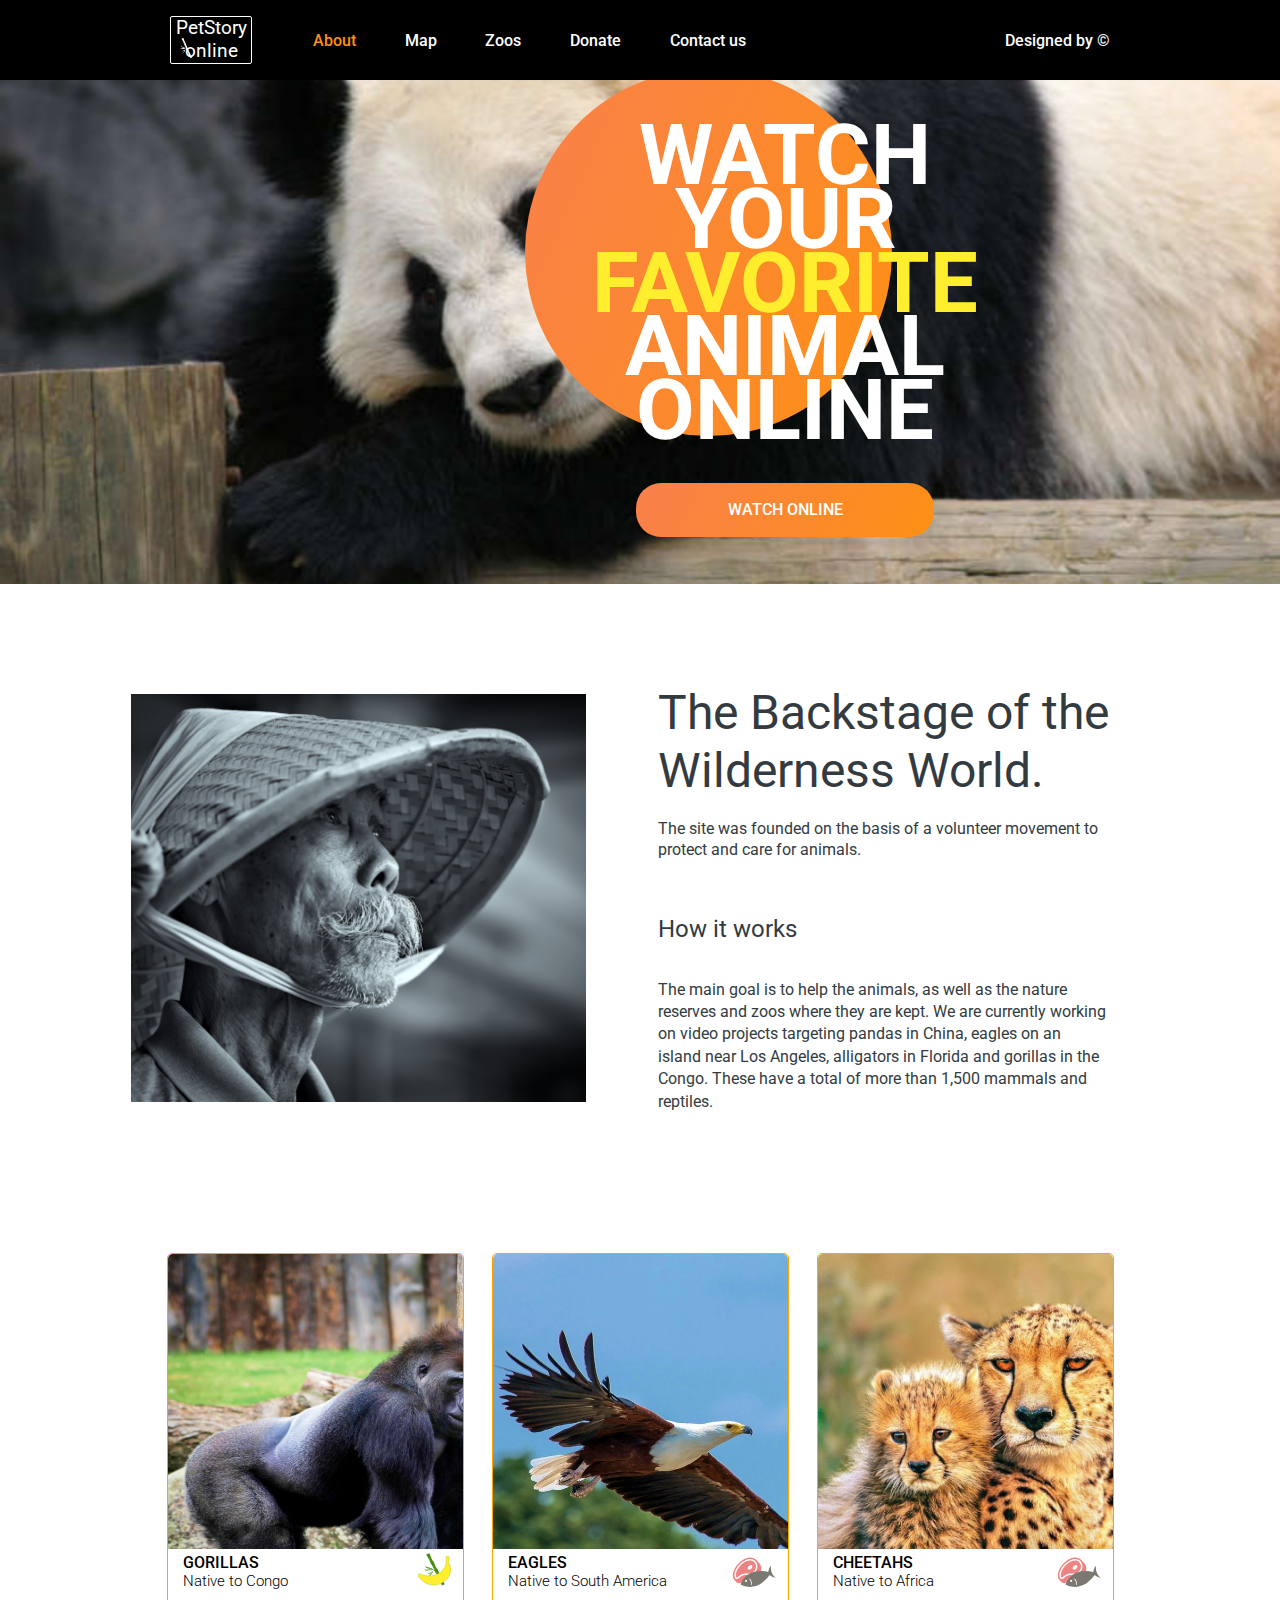
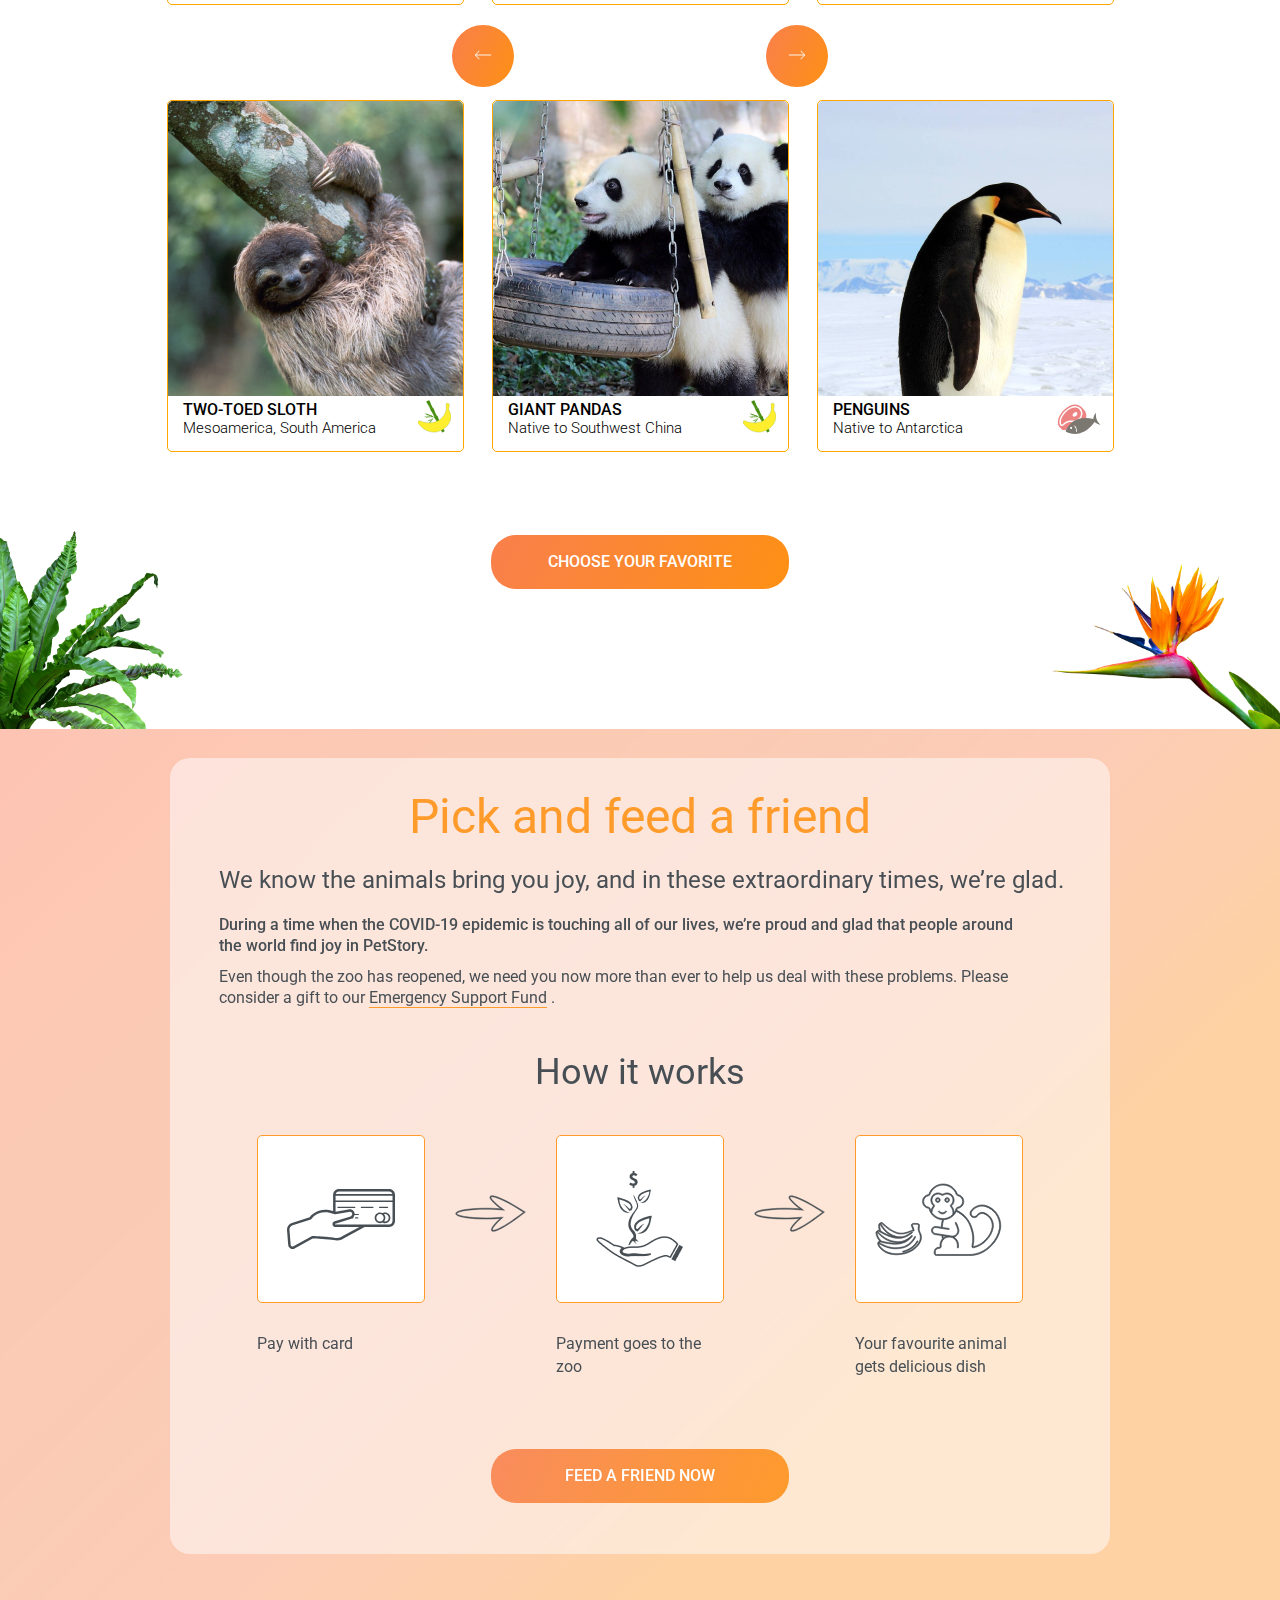
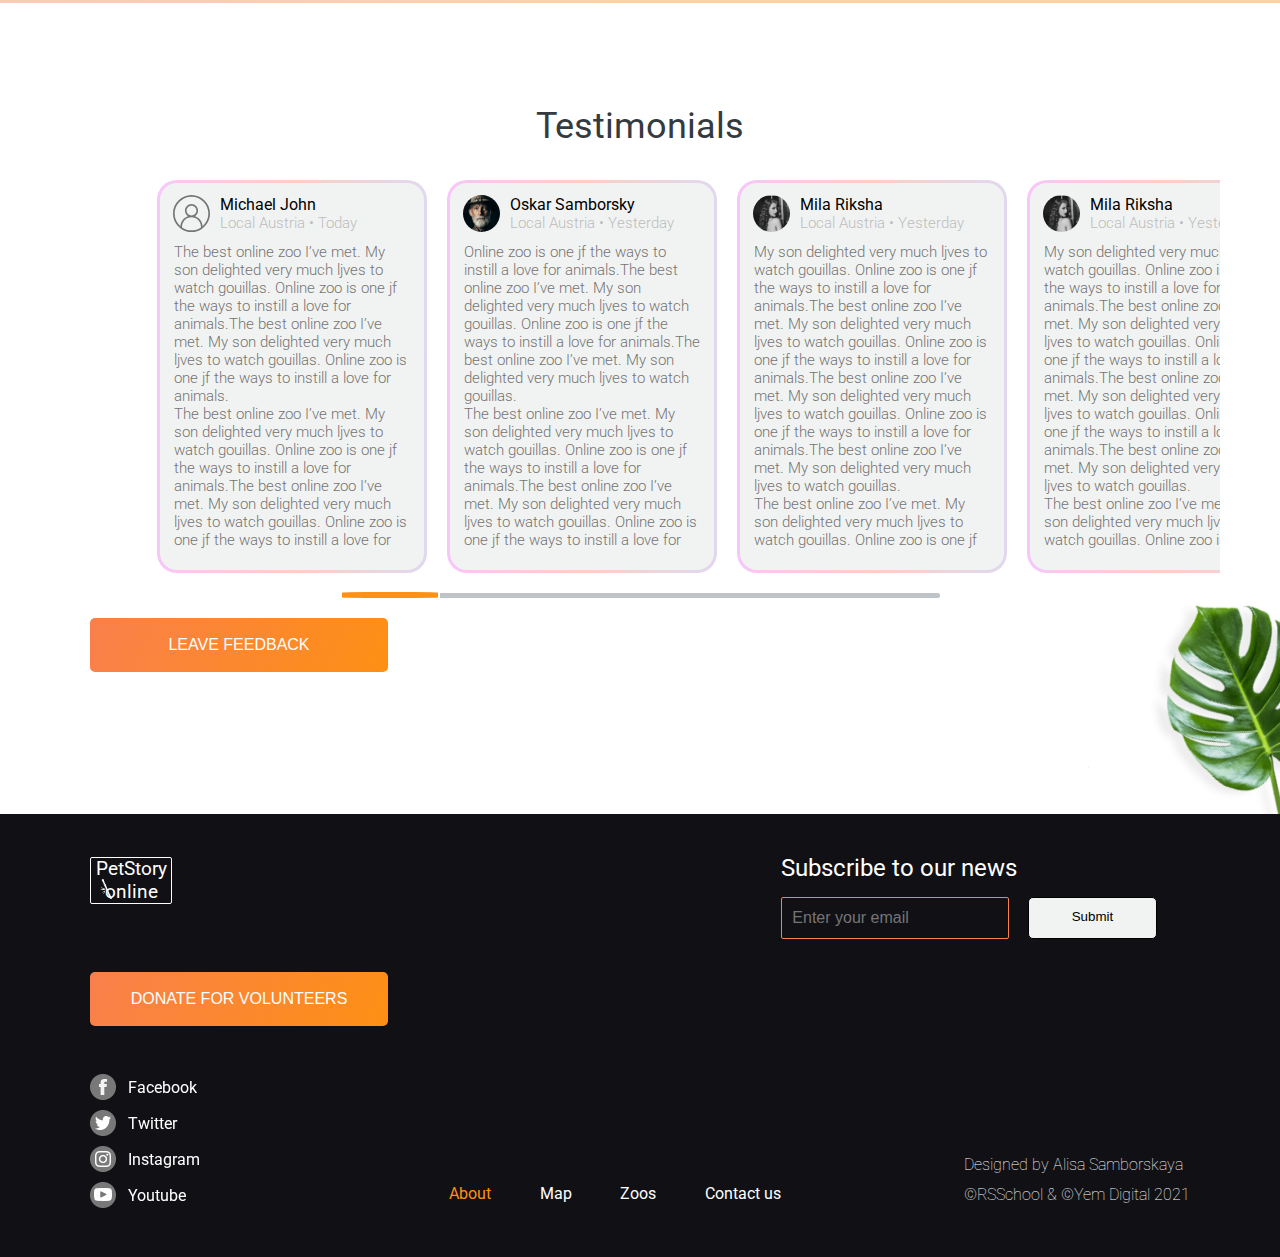
<file: online-zoo/pages/main/index.html>
<!DOCTYPE html>
<html lang="en">

<head>
    <meta charset="UTF-8">
    <meta http-equiv="X-UA-Compatible" content="IE=edge">
    <meta name="viewport" content="width=device-width, initial-scale=1.0">
    <title>Online Zoo</title>

    <link rel="stylesheet" href="style.css">
    <link rel="stylesheet" href="media.css">

    <script src="script.js"></script>

    <style>
        @import url('https://fonts.googleapis.com/css2?family=Roboto:wght@100;300;400;500;700&display=swap');
    </style>
</head>

<body>
    <header id="button_burger_active" >
        <div class="header_inner_container">
            <a href="index.html">
                <div class="logo_container">

                    <h1 class="logo">PetStory <br> online</h1>
                    <img src="../../assets/icons/bamboo.png" alt="bamboo">
                </div>
            </a>
            <nav>
                <div class="navContainer">
                    <a href="#" class="unclicable"><span>About</span></a>
                    <a href="#" class="nav_clickable"><span>Map</span></a>
                    <a href="#" class="nav_clickable"><span>Zoos</span></a>
                    <a href="desktop_donate.html" class="nav_clickable"><span>Donate</span></a>
                    <a href="#" class="nav_clickable"><span>Contact us</span></a>
                </div>
            </nav>
            <div class="div_designed">
                <a href="https://www.figma.com/file/jfEFwkXVj1WRq7sUHDr8os/PetStory-online">
                    <span id="designed" class="nav_clickable">Designed by &#169;</span> <!-- &copy; -->
                </a>
            </div>
            <div class="burger">  <!-- class="burger"  -->
                <div class="burger_element"></div>
            </div>
        </div>
        <div class="dark" onclick="catalog.classList.remove('active')"></div>
    </header>

    <main>
        <div class="main_content" id="topic1">
            <div class="elementsOfMain">
                <div id="orangeCircle">
                    <div id="watchYourFavAnimal">
                        <span>WATCH<br>YOUR</span><br>
                        <span id="fav">FAVORITE</span><br>
                        <span>ANIMAL<br>ONLINE</span>
                    </div>
                </div>
                <a href="#">
                    <button class="orangeButton" id="watchOnline">WATCH ONLINE</button>
                </a>
            </div>
        </div>
        <!-- 2 -->
        <div class="main_content">
            <div id="anglePictures">
                <img src="../../assets/icons/flower_foto1.png" alt="flower" id="pic1">
                <img src="../../assets/icons/palm_foto.png" alt="palm" id="pic2">
                <img src="../../assets/icons/strelitzia1.png" alt="strelitzia" id="pic3">
            </div>
            <div id="topic2">
                <div id="subtopic2_1">
                    <a href="#">
                        <button class="orangeButton" id="watchOnline">WATCH ONLINE</button>
                    </a>
                    <div class="hide_picture">
                        <img src="../../assets/images/bamboo-cap.png" alt="old_moment_with_moustache">
                    </div>
                    <div class="text">
                        <h2>The Backstage of the Wilderness World.</h2>
                        <p id="text1">The site was founded on the basis of a volunteer movement to protect and care for
                            animals.</p>
                        <p id="text2">How it works </p>
                        <p id="text3">The main goal is to help the animals, as well as
                            the nature reserves and zoos where they are kept.
                            We are currently working on video projects targeting
                            pandas in China, eagles on an island near Los Angeles,
                            alligators in Florida and gorillas in the Congo. These have
                            a total of more than 1,500 mammals and reptiles.</p>
                    </div>
                </div>
                <div id="subtopic2_2">
                    <div class="topic2_ellipce_buttoms">
                        <button id="buttonArrowLeft" class="buttonArrowLeft">
                            <img src="../../assets/icons/arrow.svg" alt="arrow">
                        </button>
                    </div>
                    <div class="album carousel-wrapper" id="carousel-wrapper">
                        <div class="collage carousel lol" id="carousel">
                            <div class="collage_img">
                                <img src="../../assets/images/panda.png" alt="panda" class="imgCollage">
                            </div>
                            <div class="inCollage">
                                <div class="inCollageText">
                                    <p class="animals">Giant pandas</p>
                                    <p class="subtext_animals">Native to Southwest China</p>
                                </div>
                                <div class="iconInCollage">
                                    <img src="../../assets/icons/bananabamboo.svg" alt="banana&bamboo">
                                </div>
                            </div>
                        </div>
                        <div class="collage">
                            <div class="collage_img">
                                <img src="../../assets/images/eagle.png" alt="eagle" class="imgCollage">
                            </div>
                            <div class="inCollage">
                                <div class="inCollageText">
                                    <p class="animals">Eagles</p>
                                    <p>Native to South America</p>
                                </div>
                                <div class="iconInCollage">
                                    <img src="../../assets/icons/meet-fish_icon.svg" alt="meet&fish">
                                </div>
                            </div>
                        </div>
                        <div class="collage">
                            <div class="collage_img">
                                <img src="../../assets/images/gorilla.png" alt="gorilla" class="imgCollage">
                            </div>
                            <div class="inCollage">
                                <div class="inCollageText">
                                    <p class="animals">Gorillas</p>
                                    <p>Native to Congo</p>
                                </div>
                                <div class="iconInCollage">
                                    <img src="../../assets/icons/bananabamboo.svg" alt="banana&bamboo">
                                </div>
                            </div>
                        </div>
                        <div class="collage">
                            <div class="collage_img">
                                <img src="../../assets/images/sloth.png" alt="sloth" class="imgCollage">
                            </div>
                            <div class="inCollage">
                                <div class="inCollageText">
                                    <p class="animals">Two-toed sloth</p>
                                    <p>Mesoamerica, South America</p>
                                </div>
                                <div class="iconInCollage">
                                    <img src="../../assets/icons/bananabamboo.svg" alt="banana&bamboo">
                                </div>
                            </div>
                        </div>
                        <div class="collage  hidden_user lol">
                            <div class="collage_img lol">
                                <img src="../../assets/images/cheetah.png" alt="cheetah" class="imgCollage">
                            </div>
                            <div class="inCollage">
                                <div class="inCollageText">
                                    <p class="animals">Cheetahs</p>
                                    <p>Native to Africa</p>
                                </div>
                                <div class="iconInCollage">
                                    <img src="../../assets/icons/meet-fish_icon.svg" alt="meet&fish">
                                </div>
                            </div>
                        </div>
                        <div class="collage hidden_user lol">
                            <div class="collage_img lol">
                                <img src="../../assets/images/penguin.png" alt="penguin" class="imgCollage">
                            </div>
                            <div class="inCollage">
                                <div class="inCollageText">
                                    <p class="animals">Penguins</p>
                                    <p>Native to Antarctica</p>
                                </div>
                                <div class="iconInCollage">
                                    <img src="../../assets/icons/meet-fish_icon.svg" alt="meet&fish">
                                </div>

                            </div>
                        </div>
                    </div>
                    <div class="topic2_ellipce_buttoms">
                        <button id="buttonArrowRigth" class="buttonArrowRight">
                            <img src="../../assets/icons/arrow.svg" alt="arrow" style="transform: rotate(-180deg);">
                        </button>
                    </div>
                </div>
                <div class="choose_your_favorite">
                    <button class="orangeButton">choose your favorite</button>
                </div>
            </div>
        </div>


        <div class="main_content" id="topic3">
            <div id="whiteFrame">
                <div id="t3p_margin_l">
                    <p class="orangeText">Pick and feed a friend</p>
                    <div class="textInScheme">
                        <p id="t3t1">We know the animals bring you joy, and in these extraordinary times, we’re glad.
                        </p>
                        <p id="t3t2">During a time when the COVID-19 epidemic is touching all of our lives, we’re proud
                            and glad that people around the world find joy in PetStory.</p>
                        <p id="t3t3">Even though the zoo has reopened, we need you now more than ever to help us deal
                            with these problems. Please consider a gift to our <a href="desktop_donate.html">Emergency
                                Support Fund</a> . </p>
                    </div>
                </div>
                <div id="scheme">
                    <h3>How it works</h3>
                    <div id="partOfScheme">
                        <div class="scheme_column">
                            <div class="schemePicture">
                                <img src="../../assets/icons/sc1.svg" alt="pay_with_card">

                            </div>
                            <span>Pay with card</span>
                        </div>
                        <div class="schemeArrow">
                            <img src="../../assets/icons/sc_arrow.svg" alt="Payment">
                        </div>
                        <div class="scheme_column">
                            <div class="schemePicture">
                                <img src="../../assets/icons/sc3.png" alt="monkey_with_banana">
                            </div>
                            <span>Payment goes to the zoo</span>
                        </div>
                        <div class="schemeArrow">
                            <img src="../../assets/icons/sc_arrow.svg" alt="arrow">
                        </div>
                        <div class="scheme_column">
                            <div class="schemePicture">
                                <img src="../../assets/icons/sc3.svg" alt="arrow">
                            </div>
                            <span>Your favourite animal gets delicious dish</span>
                        </div>
                    </div>
                </div>
                <button class="orangeButton">FEED A FRIEND NOW</button>

            </div>
        </div>

        <div class="main_content">
            <div id="leav_foto">
                <img src="../../assets/icons/leav_foto.svg" alt="leav" id="pic4">
            </div>
            <div id="topic4">
                <h3>Testimonials</h3>
                <!-- -------------- -->
                <div class="testi_container">
                    <div class="all_testi_container">
                        <div class="testi_border" id="user1">
                            <div class="testi_white">
                                <div class="commentator">
                                    <div class="avatar">
                                        <img src="../../assets/icons/user_icon1.svg" alt="">
                                    </div>
                                    <div class="comInfo">
                                        <span class="text_user">Michael John</span>
                                        <div class="text_under_user">
                                            <span>Local Austria</span>
                                            <span>&bull;</span>
                                            <span>Today</span>
                                        </div>
                                    </div>
                                </div>
                                <div class="comment">
                                    <p>The best online zoo I’ve met. My son delighted very much ljves to watch gouillas.
                                        Online zoo is one jf the ways to instill a love for animals.The best online zoo I’ve
                                        met. My son delighted very much ljves to watch gouillas. Online zoo is one jf the
                                        ways to instill a love for animals.
                                        <br> The best online zoo I’ve met. My son delighted very much ljves to watch
                                        gouillas. Online zoo is one jf the ways to instill a love for animals.The best
                                        online zoo I’ve met. My son delighted very much ljves to watch gouillas. Online zoo
                                        is one jf the ways to instill a love for animals.
                                    </p>
                                </div>
                            </div>
                        </div>
                        <div class="testi_border" id="user1">
                            <div class="testi_white">
                                <div class="commentator">
                                    <div class="avatar">
                                        <img src="../../assets/icons/user_icon2.svg" alt="">
                                    </div>
                                    <div class="comInfo">
                                        <span class="text_user">Oskar Samborsky</span>
                                        <div class="text_under_user">
                                            <span>Local Austria</span>
                                            <span>&bull;</span>
                                            <span>Yesterday</span>
                                        </div>
                                    </div>
                                </div>
                                <div class="comment">
                                    <p>Online zoo is one jf the ways to instill a love for animals.The best online zoo I’ve
                                        met. My son delighted very much ljves to watch gouillas. Online zoo is one jf the
                                        ways to instill a love for animals.The best online zoo I’ve met. My son delighted
                                        very much ljves to watch gouillas.
                                        <br> The best online zoo I’ve met. My son delighted very much ljves to watch
                                        gouillas. Online zoo is one jf the ways to instill a love for animals.The best
                                        online zoo I’ve met. My son delighted very much ljves to watch gouillas. Online zoo
                                        is one jf the ways to instill a love for animals.
                                        <br> The best online zoo I’ve met. My son delighted very much ljves to watch
                                        gouillas. Online zoo is one jf the ways to instill a love for animals.The best
                                        online zoo I’ve met. My son delighted very much ljves to watch gouillas. Online zoo
                                        is one jf the ways to instill a love for animals.
                                    </p>
                                </div>
                            </div>
                        </div>
                        <div class="testi_border" id="user3">
                            <div class="testi_white">
                                <div class="commentator">
                                    <div class="avatar">
                                        <img src="../../assets/icons/user_icon3.svg" alt="">
                                    </div>
                                    <div class="comInfo">
                                        <span class="text_user">Fredericka Michelin</span>
                                        <div class="text_under_user">
                                            <span>Local Austria</span>
                                            <span>&bull;</span>
                                            <span>Yesterday</span>
                                        </div>
                                    </div>
                                </div>
                                <div class="comment">
                                    <p> The best online zoo I’ve met. My son delighted very much ljves to watch gouillas.
                                        Online zoo is one jf the ways to instill a love for animals.The best online zoo I’ve
                                        met. My son delighted very much ljves to watch gouillas. Online zoo is one jf the
                                        ways to instill a love for animals.
                                        <br> The best online zoo I’ve met. My son delighted very much ljves to watch
                                        gouillas. Online zoo is one jf the ways to instill a love for animals.The best
                                        online zoo I’ve met.
                                        <br> The best online zoo I’ve met. My son delighted very much ljves to watch
                                        gouillas. Online zoo is one jf the ways to instill a love for animals.The best
                                        online zoo I’ve met. My son delighted very much ljves to watch gouillas. Online zoo
                                        is one jf the ways to instill a love for animals.
                                    </p>
                                </div>
                            </div>
                        </div>
                        <div class="testi_border" id="user4">
                            <div class="testi_white">
                                <div class="commentator">
                                    <div class="avatar">
                                        <img src="../../assets/icons/user_icon4.svg" alt="">
                                    </div>
                                    <div class="comInfo">
                                        <span class="text_user">Mila Riksha</span>
                                        <div class="text_under_user">
                                            <span>Local Austria</span>
                                            <span>&bull;</span>
                                            <span>Yesterday</span>
                                        </div>
                                    </div>
                                </div>
                                <div class="comment">
                                    <p>My son delighted very much ljves to watch gouillas. Online zoo is one jf the ways to
                                        instill a love for animals.The best online zoo I’ve met. My son delighted very much
                                        ljves to watch gouillas. Online zoo is one jf the ways to instill a love for
                                        animals.The best online zoo I’ve met. My son delighted very much ljves to watch
                                        gouillas. Online zoo is one jf the ways to instill a love for animals.The best
                                        online zoo I’ve met. My son delighted very much ljves to watch gouillas.
                                        <br> The best online zoo I’ve met. My son delighted very much ljves to watch
                                        gouillas. Online zoo is one jf the ways to instill a love for animals.The best
                                        online zoo I’ve met. My son delighted very much ljves to watch gouillas. Online zoo
                                        is one jf the ways to instill a love for animals.
                                    </p>
                                </div>
                            </div>
                        </div>
                        <div class="testi_border hidden_users" id="user4">
                            <div class="testi_white">
                                <div class="commentator">
                                    <div class="avatar">
                                        <img src="../../assets/icons/user_icon4.svg" alt="">
                                    </div>
                                    <div class="comInfo">
                                        <span class="text_user">Mila Riksha</span>
                                        <div class="text_under_user">
                                            <span>Local Austria</span>
                                            <span>&bull;</span>
                                            <span>Yesterday</span>
                                        </div>
                                    </div>
                                </div>
                                <div class="comment">
                                    <p>My son delighted very much ljves to watch gouillas. Online zoo is one jf the ways to
                                        instill a love for animals.The best online zoo I’ve met. My son delighted very much
                                        ljves to watch gouillas. Online zoo is one jf the ways to instill a love for
                                        animals.The best online zoo I’ve met. My son delighted very much ljves to watch
                                        gouillas. Online zoo is one jf the ways to instill a love for animals.The best
                                        online zoo I’ve met. My son delighted very much ljves to watch gouillas.
                                        <br> The best online zoo I’ve met. My son delighted very much ljves to watch
                                        gouillas. Online zoo is one jf the ways to instill a love for animals.The best
                                        online zoo I’ve met. My son delighted very much ljves to watch gouillas. Online zoo
                                        is one jf the ways to instill a love for animals.
                                    </p>
                                </div>
                            </div>
                        </div>
                        <div class="testi_border hidden_users" id="user4">
                            <div class="testi_white">
                                <div class="commentator">
                                    <div class="avatar">
                                        <img src="../../assets/icons/user_icon4.svg" alt="">
                                    </div>
                                    <div class="comInfo">
                                        <span class="text_user">Mila Riksha</span>
                                        <div class="text_under_user">
                                            <span>Local Austria</span>
                                            <span>&bull;</span>
                                            <span>Yesterday</span>
                                        </div>
                                    </div>
                                </div>
                                <div class="comment">
                                    <p>My son delighted very much ljves to watch gouillas. Online zoo is one jf the ways to
                                        instill a love for animals.The best online zoo I’ve met. My son delighted very much
                                        ljves to watch gouillas. Online zoo is one jf the ways to instill a love for
                                        animals.The best online zoo I’ve met. My son delighted very much ljves to watch
                                        gouillas. Online zoo is one jf the ways to instill a love for animals.The best
                                        online zoo I’ve met. My son delighted very much ljves to watch gouillas.
                                        <br> The best online zoo I’ve met. My son delighted very much ljves to watch
                                        gouillas. Online zoo is one jf the ways to instill a love for animals.The best
                                        online zoo I’ve met. My son delighted very much ljves to watch gouillas. Online zoo
                                        is one jf the ways to instill a love for animals.
                                    </p>
                                </div>
                            </div>
                        </div>
                        <div class="testi_border hidden_users" id="user4">
                            <div class="testi_white">
                                <div class="commentator">
                                    <div class="avatar">
                                        <img src="../../assets/icons/user_icon4.svg" alt="">
                                    </div>
                                    <div class="comInfo">
                                        <span class="text_user">Mila Riksha</span>
                                        <div class="text_under_user">
                                            <span>Local Austria</span>
                                            <span>&bull;</span>
                                            <span>Yesterday</span>
                                        </div>
                                    </div>
                                </div>
                                <div class="comment">
                                    <p>My son delighted very much ljves to watch gouillas. Online zoo is one jf the ways to
                                        instill a love for animals.The best online zoo I’ve met. My son delighted very much
                                        ljves to watch gouillas. Online zoo is one jf the ways to instill a love for
                                        animals.The best online zoo I’ve met. My son delighted very much ljves to watch
                                        gouillas. Online zoo is one jf the ways to instill a love for animals.The best
                                        online zoo I’ve met. My son delighted very much ljves to watch gouillas.
                                        <br> The best online zoo I’ve met. My son delighted very much ljves to watch
                                        gouillas. Online zoo is one jf the ways to instill a love for animals.The best
                                        online zoo I’ve met. My son delighted very much ljves to watch gouillas. Online zoo
                                        is one jf the ways to instill a love for animals.
                                    </p>
                                </div>
                            </div>
                        </div>
                        <div class="testi_border hidden_users" id="user4">
                            <div class="testi_white">
                                <div class="commentator">
                                    <div class="avatar">
                                        <img src="../../assets/icons/user_icon4.svg" alt="">
                                    </div>
                                    <div class="comInfo">
                                        <span class="text_user">Mila Riksha</span>
                                        <div class="text_under_user">
                                            <span>Local Austria</span>
                                            <span>&bull;</span>
                                            <span>Yesterday</span>
                                        </div>
                                    </div>
                                </div>
                                <div class="comment">
                                    <p>My son delighted very much ljves to watch gouillas. Online zoo is one jf the ways to
                                        instill a love for animals.The best online zoo I’ve met. My son delighted very much
                                        ljves to watch gouillas. Online zoo is one jf the ways to instill a love for
                                        animals.The best online zoo I’ve met. My son delighted very much ljves to watch
                                        gouillas. Online zoo is one jf the ways to instill a love for animals.The best
                                        online zoo I’ve met. My son delighted very much ljves to watch gouillas.
                                        <br> The best online zoo I’ve met. My son delighted very much ljves to watch
                                        gouillas. Online zoo is one jf the ways to instill a love for animals.The best
                                        online zoo I’ve met. My son delighted very much ljves to watch gouillas. Online zoo
                                        is one jf the ways to instill a love for animals.
                                    </p>
                                </div>
                            </div>
                        </div>
                        <div class="testi_border hidden_users" id="user4">
                            <div class="testi_white">
                                <div class="commentator">
                                    <div class="avatar">
                                        <img src="../../assets/icons/user_icon4.svg" alt="">
                                    </div>
                                    <div class="comInfo">
                                        <span class="text_user">Mila Riksha</span>
                                        <div class="text_under_user">
                                            <span>Local Austria</span>
                                            <span>&bull;</span>
                                            <span>Yesterday</span>
                                        </div>
                                    </div>
                                </div>
                                <div class="comment">
                                    <p>My son delighted very much ljves to watch gouillas. Online zoo is one jf the ways to
                                        instill a love for animals.The best online zoo I’ve met. My son delighted very much
                                        ljves to watch gouillas. Online zoo is one jf the ways to instill a love for
                                        animals.The best online zoo I’ve met. My son delighted very much ljves to watch
                                        gouillas. Online zoo is one jf the ways to instill a love for animals.The best
                                        online zoo I’ve met. My son delighted very much ljves to watch gouillas.
                                        <br> The best online zoo I’ve met. My son delighted very much ljves to watch
                                        gouillas. Online zoo is one jf the ways to instill a love for animals.The best
                                        online zoo I’ve met. My son delighted very much ljves to watch gouillas. Online zoo
                                        is one jf the ways to instill a love for animals.
                                    </p>
                                </div>
                            </div>
                        </div>
                        <div class="testi_border hidden_users" id="user4">
                            <div class="testi_white">
                                <div class="commentator">
                                    <div class="avatar">
                                        <img src="../../assets/icons/user_icon4.svg" alt="">
                                    </div>
                                    <div class="comInfo">
                                        <span class="text_user">Mila Riksha</span>
                                        <div class="text_under_user">
                                            <span>Local Austria</span>
                                            <span>&bull;</span>
                                            <span>Yesterday</span>
                                        </div>
                                    </div>
                                </div>
                                <div class="comment">
                                    <p>My son delighted very much ljves to watch gouillas. Online zoo is one jf the ways to
                                        instill a love for animals.The best online zoo I’ve met. My son delighted very much
                                        ljves to watch gouillas. Online zoo is one jf the ways to instill a love for
                                        animals.The best online zoo I’ve met. My son delighted very much ljves to watch
                                        gouillas. Online zoo is one jf the ways to instill a love for animals.The best
                                        online zoo I’ve met. My son delighted very much ljves to watch gouillas.
                                        <br> The best online zoo I’ve met. My son delighted very much ljves to watch
                                        gouillas. Online zoo is one jf the ways to instill a love for animals.The best
                                        online zoo I’ve met. My son delighted very much ljves to watch gouillas. Online zoo
                                        is one jf the ways to instill a love for animals.
                                    </p>
                                </div>
                            </div>
                        </div>
                        <div class="testi_border hidden_users" id="user4">
                            <div class="testi_white">
                                <div class="commentator">
                                    <div class="avatar">
                                        <img src="../../assets/icons/user_icon4.svg" alt="">
                                    </div>
                                    <div class="comInfo">
                                        <span class="text_user">Mila Riksha</span>
                                        <div class="text_under_user">
                                            <span>Local Austria</span>
                                            <span>&bull;</span>
                                            <span>Yesterday</span>
                                        </div>
                                    </div>
                                </div>
                                <div class="comment">
                                    <p>My son delighted very much ljves to watch gouillas. Online zoo is one jf the ways to
                                        instill a love for animals.The best online zoo I’ve met. My son delighted very much
                                        ljves to watch gouillas. Online zoo is one jf the ways to instill a love for
                                        animals.The best online zoo I’ve met. My son delighted very much ljves to watch
                                        gouillas. Online zoo is one jf the ways to instill a love for animals.The best
                                        online zoo I’ve met. My son delighted very much ljves to watch gouillas.
                                        <br> The best online zoo I’ve met. My son delighted very much ljves to watch
                                        gouillas. Online zoo is one jf the ways to instill a love for animals.The best
                                        online zoo I’ve met. My son delighted very much ljves to watch gouillas. Online zoo
                                        is one jf the ways to instill a love for animals.
                                    </p>
                                </div>
                            </div>
                        </div>
                    </div>
                    

                </div>
                <!-- <img src="../../assets/images/testimonials1.svg" alt="testimonials1">
                    <img src="../../assets/images/testimonials2.svg" alt="testimonials2">
                    <img src="../../assets/images/testimonials3.svg" alt="testimonials3">
                    <img src="../../assets/images/testimonials4.svg" alt="testimonials4"> -->
                <div class="lineScrol">
                    <input type="range" min="0" max="11" step="1" value="0" class="input_range">
                </div>
                <div class="testi_button">
                    <button class="notCircleAngleButton">LEAVE FEEDBACK</button>
                </div>
            </div>

        </div>
        </div>
    </main>

    <footer>
        <div id="footerThreeColumn">
            <div id="firstColumn">
                <div class="logo_and_button">
                    <a href="index.html">
                        <div class="logo_container">
                            <span class="logo">PetStory <br> online</span>
                            <img src="../../assets/icons/bamboo.png" alt="bamboo">
                        </div>
                    </a>
                    <a href="desktop_donate.html"><button class="notCircleAngleButton"> donate for volunteers</button>
                    </a>
                </div>
                <div id="socialLinks">
                    <a href="#">
                        <div class="iconsAndText"><img src="../../assets/icons/facebook.png"
                                alt="facebook"><span>Facebook</span></div>
                    </a>
                    <a href="#">
                        <div class="iconsAndText"><img src="../../assets/icons/twitter.png"
                                alt="twitter"><span>Twitter</span></div>
                    </a>
                    <a href="#">
                        <div class="iconsAndText"><img src="../../assets/icons/insta.png"
                                alt="instagram"><span>Instagram</span></div>
                    </a>
                    <a href="#">
                        <div class="iconsAndText"><img src="../../assets/icons/youtube.png"
                                alt="youtube"><span>Youtube</span></div>
                    </a>
                </div>
            </div>
            <nav id="secondColumn">
                <a href="#" class="unclicable"><span>About</span></a>
                <a href="#" class="nav_clickable"><span>Map</span></a>
                <a href="#" class="nav_clickable"><span>Zoos</span></a>
                <a href="#" class="nav_clickable"><span>Contact us</span></a>
            </nav>
            <div id="lastColumn">
                <span id="Subscribe">Subscribe to our news</span>
                <form id="search">
                    <input type="email" placeholder="Enter your email" id="input_text">
                    <button type="submit" id="input_button" form="search">Submit</button>
                </form>
                <div id="footer_designed_by">
                    <div>
                        <p id="designed_by">Designed by Alisa Samborskaya</p>
                        <p>&#169;RSSchool & &#169;Yem Digital 2021</p>
                    </div>
                </div>
            </div>
        </div>
    </footer>
    <script src="script3.js"></script>
</body>

</html>
</file>
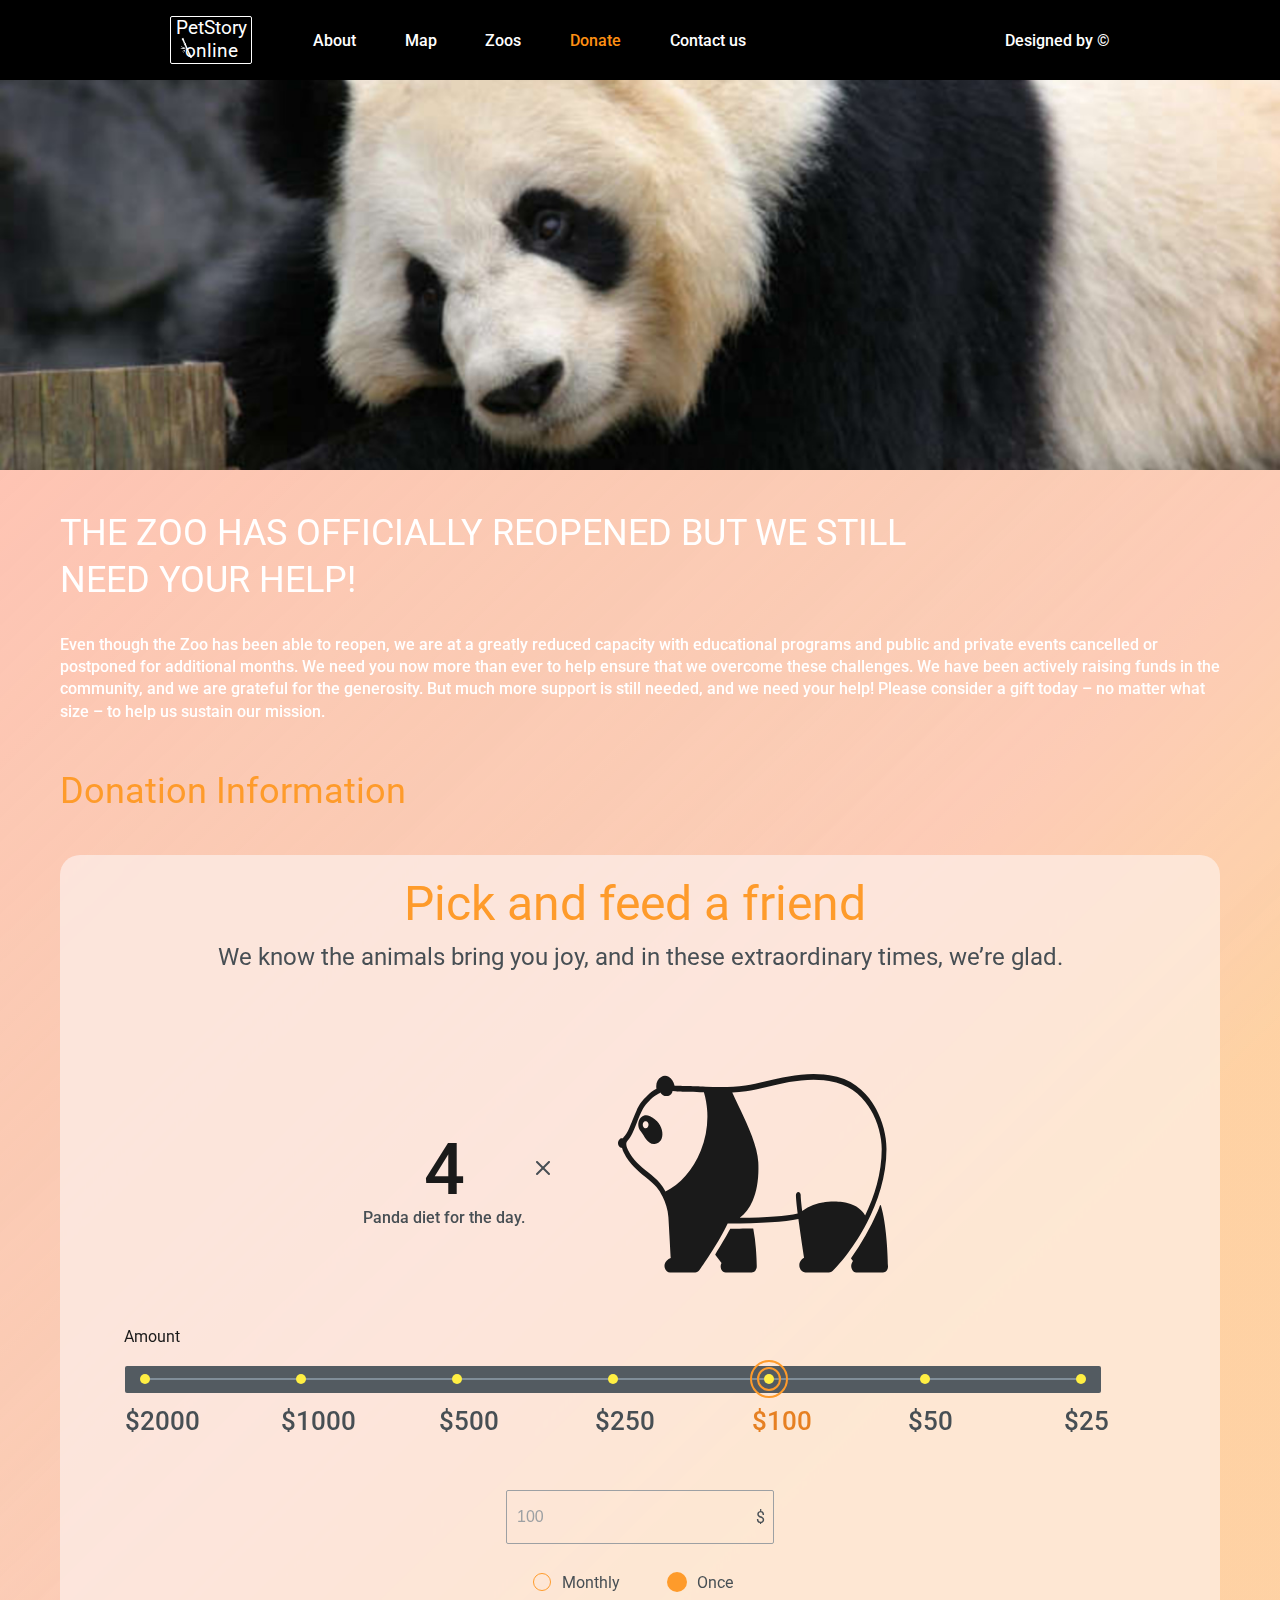
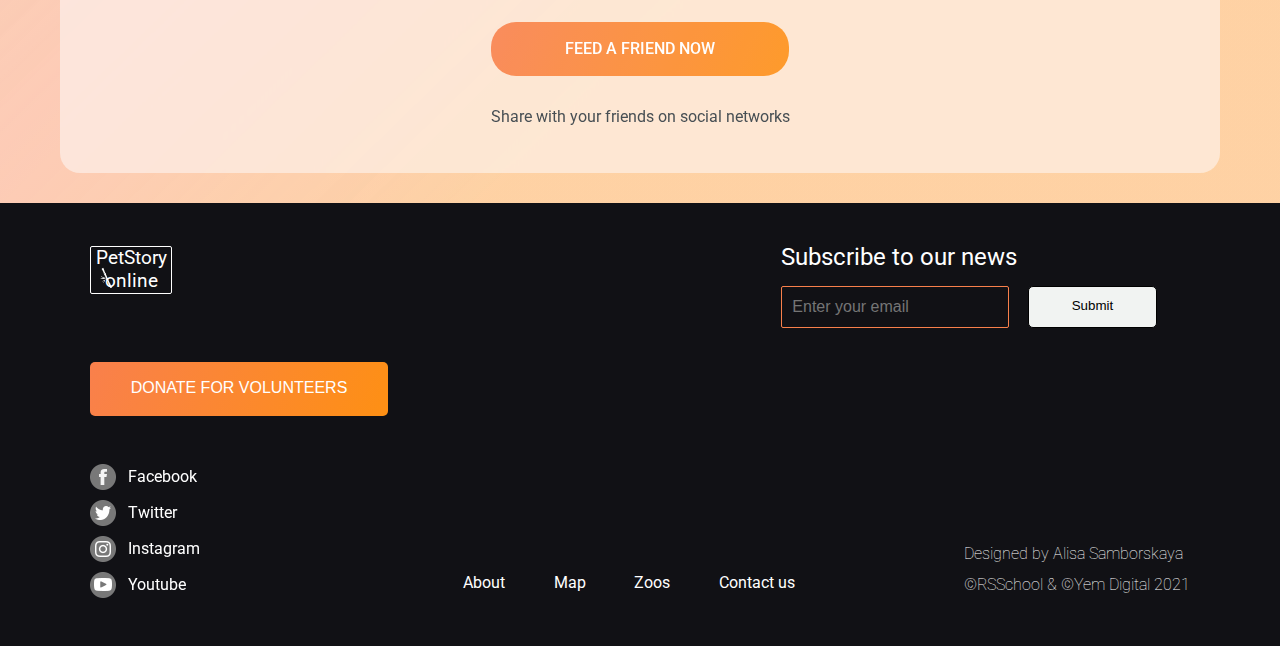
<file: online-zoo/pages/main/desktop_donate.html>
<!DOCTYPE html>
<html lang="en">
<head>
<meta charset="UTF-8">
<meta http-equiv="X-UA-Compatible" content="IE=edge">
<meta name="viewport" content="width=device-width, initial-scale=1.0">
<title>Document</title>

<link rel="stylesheet" href="style.css">
<link rel="stylesheet" href="media.css">

<script src="script.js"></script>

<style>
    @import url('https://fonts.googleapis.com/css2?family=Roboto:wght@100;300;400;500;700&display=swap');
    </style>
</head>

<body>
    <header id="button_burger_active">

        <div class="header_inner_container">
            <a href="index.html">
                <div class="logo_container">

                    <h1 class="logo">PetStory <br> online</h1>
                    <img src="../../assets/icons/bamboo.png" alt="bamboo">
                </div>
            </a>
            <nav>
                <div class="navContainer">
                    <a href="index.html" class="nav_clickable"><span>About</span></a>
                    <a href="#" class="nav_clickable"><span>Map</span></a>
                    <a href="#" class="nav_clickable"><span>Zoos</span></a>
                    <a href="#" class="unclicable"><span>Donate</span></a>
                    <a href="#" class="nav_clickable"><span>Contact us</span></a>
                </div>
            </nav>
            <div class="div_designed">
                <a href="https://www.figma.com/file/jfEFwkXVj1WRq7sUHDr8os/PetStory-online">
                    <span id="designed" class="nav_clickable">Designed by &#169;</span> <!-- &copy; -->
                </a>
            </div>
            <div class="burger">  <!-- class="burger"  -->
                <div class="burger_element"></div>
            </div>
        </div>
        <div class="dark" onclick="catalog.classList.remove('active')"></div>
    </header>
    
    <main>
        <div class="main_content" id="donate_topic1"></div>
        
        
        <div class="main_content" id="donate_topic2">
            <div class="center">
                <div id="dtopi3">
                    <h3 id="dtop3_t1">THE ZOO HAS OFFICIALLY REOPENED BUT WE STILL NEED YOUR HELP!</h3>
                    <p id="dtop3_t2">Even though the Zoo has been able to reopen, we are at a greatly reduced capacity with educational programs and public and private events cancelled or postponed for additional months. We need you now more than ever to help ensure that we overcome these challenges. We have been actively raising funds in the community, and we are grateful for the generosity.  But much more support is still needed, and we need your help! Please consider a gift today – no matter what size – to help us sustain our mission.</p>
                    <h3 id="dtop3_t3">Donation Information</h3>
                </div>
                <div id="whiteFrame"> 
                    <!-- style="height: 964px;" -->
                    <div id="donate_scheme">
                        <div id="t3p_margin_l">
                            <p class="orangeText">Pick and feed a friend</p>
                            <p id="dt3t1">We know the animals bring you joy, and in these extraordinary times, we’re glad.</p>
                        </div>
                        <div id="donate_partOfScheme">
                            <div class="donate_scheme_column">
                                <div id="numberOfPandas">
                                    <span id="four"> 4</span>
                                    <span class="textUnderFour">Panda diet for the day.</span>
                                </div>
                            </div>
                            <div class="cross">
                                <img src="../../assets/icons/cross.svg" alt="">
                            </div>
                            <div class="scheme_panda">
                                <img src="../../assets/icons/panda_widget1.svg" alt="" style="margin-bottom: 48px;">
                            </div>
                        </div>
                        <span id="amount">Amount</span>
                        <form action="donate_form" id="form_donate">
                            <div id="slider">
                                <div id="lineSlider">
                                    <div class="pointers" id="hidden_1000px">
                                        <input type="radio" name="rb" data-placeholder="5000" value="5000" class="radioBut" onClick="changeNumber(5000)">
                                        <div class="activeButtonOrangeText"><span>&#36;5000</span></div>
                                    </div>
                                    <div class="pointers" id="hidden_640px">
                                        <input type="radio" name="rb" data-placeholder="2000" value="2000" class="radioBut" onClick="changeNumber(2000)">
                                        <div class="activeButtonOrangeText"><span>&#36;2000</span></div>
                                    </div>
                                    <div class="pointers" id="hidden_640px">
                                        <input type="radio" name="rb" data-placeholder="1000" value="1000" class="radioBut" onClick="changeNumber(1000)">
                                        <div class="activeButtonOrangeText"><span>&#36;1000</span></div>
                                    </div>
                                    <div class="pointers">
                                        <input type="radio" name="rb" data-placeholder="500" value="500" class="radioBut" onClick="changeNumber(500)">
                                        <div class="activeButtonOrangeText" id="money500"><span>&#36;500</span></div>
                                    </div>
                                    <div class="pointers">
                                        <input type="radio" name="rb" data-placeholder="250" value="250" class="radioBut" onClick="changeNumber(250)">
                                        <div class="activeButtonOrangeText" id="money500"><span>&#36;250</span></div>
                                    </div>
                                    <div class="pointers">
                                        <input type="radio" name="rb"data-placeholder="100" value="100" class="radioBut" onClick="changeNumber(100)" checked>
                                        <div class="activeButtonOrangeText" id="money500"><span>&#36;100</span></div>
                                    </div>
                                    <div class="pointers">
                                        <input type="radio" name="rb" data-placeholder="50" value="50" class="radioBut" onClick="changeNumber(50)">
                                        <div class="activeButtonOrangeText" id="money50"><span>&#36;50</span></div>
                                    </div>
                                    <div class="pointers">
                                        <input type="radio" name="rb" data-placeholder="25" value="25" class="radioBut" onClick="changeNumber(25)">
                                        <div class="activeButtonOrangeText" id="money50"><span>&#36;25</span></div>
                                    </div>
                                </div>
                            </div>
                            <div id="center_another">
                                <div class="another">
                                    <div style="position: relative;" class="input_text_form" >
                                        <input type="number" id="another" placeholder="100" value="100" min="0" step="1" max="5000">  
                                        <span id="dollar">&#36;</span>
                                    </div>
                                        <div id="two_radio">
                                            <input type="radio" name="two" id="1">
                                            <label for="1">Monthly</label>
                                            <input type="radio" name="two" id="2" checked>
                                            <label for="2">Once</label>
                                        </div>
                                </div>
                                <div>
                                    <button class="orangeButton">FEED A FRIEND NOW</button>
                                </div>     
                                <div>
                                    <span>Share with your friends on social networks</span>
                                </div>
                            </div> 
                        </form>

                </div>
            </div>
        </div>
    </main>
    <footer>
        <div id="footerThreeColumn">
            <div id="firstColumn">
                <div class="logo_and_button">
                    <a href="index.html">
                        <div class="logo_container">
                            <span class="logo">PetStory <br> online</span>
                            <img src="../../assets/icons/bamboo.png" alt="bamboo">
                        </div>
                    </a>
                    <a href="desktop_donate.html"><button class="notCircleAngleButton"> donate for volunteers</button>
                    </a>
                </div>
                <div id="socialLinks">
                    <a href="#">
                        <div class="iconsAndText"><img src="../../assets/icons/facebook.png"
                            alt="facebook"><span>Facebook</span></div>
                        </a>
                        <a href="#">
                        <div class="iconsAndText"><img src="../../assets/icons/twitter.png"
                                alt="twitter"><span>Twitter</span></div>
                            </a>
                            <a href="#">
                                <div class="iconsAndText"><img src="../../assets/icons/insta.png"
                                alt="instagram"><span>Instagram</span></div>
                            </a>
                            <a href="#">
                                <div class="iconsAndText"><img src="../../assets/icons/youtube.png"
                                alt="youtube"><span>Youtube</span></div>
                    </a>
                </div>
            </div>
            <nav id="secondColumn" class="secondColumnDonate">
                 <a href="index.html" class="nav_clickable"><span>About</span></a>
                 <a href="#" class="nav_clickable"><span>Map</span></a>
                 <a href="#" class="nav_clickable"><span>Zoos</span></a>
                 <a href="#" class="nav_clickable"><span>Contact us</span></a>
            </nav>
            <div id="lastColumn">
                <span id="Subscribe">Subscribe to our news</span>
                <form id="search">
                    <input type="email" placeholder="Enter your email" id="input_text">
                    <button type="submit" id="input_button" form="search">Submit</button>
                </form>
                <div id="footer_designed_by">
                     <div>
                         <p  id="designed_by">Designed by Alisa Samborskaya</p>
                         <p>&#169;RSSchool & &#169;Yem Digital 2021</p>
                     </div>
                </div>
            </div>
        </div>
    </footer>
    <script src="script2.js"></script>
 </body>
 </html>
</file>
<file: online-zoo/pages/main/style.css>
*{
    box-sizing: border-box;
    padding: 0;
    margin: 0;
 }

 body{
    background-color: #fff;
    font-family: Roboto, sans-serif;
    font-size: 16px;
    color: black;
    /* overflow-x: hidden;  */
    /* скрывает все элементы, которые не попадают в область*/
    min-height: 100%;
    display: flex;
    flex-direction: column;
    flex-wrap: nowrap;
}

 /* -------------------------- H E A D E R ----------------------------- */

header{
    z-index: 11;
    background-color: #000;
    font-weight: 500;
    position: absolute;
    /* position: fixed; */
    display: flex;
    justify-content: center;
    width: 100%;
    height: 80px;

}
.burger{
    display: none;
}

 .header_inner_container{
    color: #fff;
    display: grid;
    grid-template-columns: 0.5fr 3.55fr 1fr;
    align-items: center;
    min-width: 1160px;
    max-width: 1600px;
    height: 80px;
 }

 nav{
    display: flex;
    flex-direction: row;
 }

 nav a{
    margin: 0 29px;
 }

 #designed{
    display: flex;
    justify-content: end;
 }

.logo_container{
    position: relative;
    text-align: center;
    border: 1px solid #FFFFFF;
    border-radius: 2px;
    width: 82px;
    font-size: 19.0145px;
    line-height: 120%;
}
.logo{
    text-align: center;
    font-weight: 400;
    font-size: 19.0145px;
    line-height: 120%;
}

 .navContainer{
    display: flex;
    flex-direction: row;
    justify-content: left;
}

.logo_container img{
    position: absolute;
    /* margin: 0 auto; */
    left: 9px;
    top: 20px;
    height: 21px;
}
/* -------------------------- M A I N ----------------------------- */
.main_content{
    display: flex;
    flex-direction: column;
    justify-content: center;
    position: relative;

}

#topic1{
    display: flex;
    flex-direction: row;
    background-image: url(../../assets/images/GiantPanda.png);
    height: 780px;
    background-size: 100%;
    object-fit: contain; /* заполнение картинкой блока */
    background-repeat: no-repeat;
}
#donate_topic1{
    display: flex;
    flex-direction: row;
    background-image: url(../../assets/images/GiantPanda.png);
    height: 466px;
    background-size: 100%;
    object-fit: contain; /* заполнение картинкой блока */
    background-repeat: no-repeat;
}

.elementsOfMain{
    font-weight: 700;
    font-size: 106.5px;
    line-height: 79.87px;
    text-align: center;
    display: flex;
    flex-direction: column;
    position: relative;
}

#orangeCircle{
    position: absolute;
    z-index: 9;
    width: 465px;
    height: 465px;
    border-radius: 100%;

    /* left: calc(50% - 500.31px/2 + 330.15px);  */
    margin-top: 92px;
    left: calc(50% + 8px);
    /* margin-right: calc(50% + 222.5px); */
    background: linear-gradient(113.96deg, #F9804B 1.49%, #FE9013 101.44%);
}

#watchYourFavAnimal{
    
    position: absolute;
    z-index: 10;
    color: #fff;
    left: 82px;
    top: 73px;
}

#fav{
    color: #FFEE2E;
}

.orangeButton{
    background: linear-gradient(113.96deg, #F9804B 1.49%, #FE9013 101.44%);
    border-radius: 25px;
    font-family: 'Roboto';
    font-style: normal;
    font-weight: 500;
    font-size: 16px;
    line-height: 140%;
    color: #fff;
    border-style: none;
    width: 298px;
    height: 54px;
    text-transform: uppercase;
}

#watchOnline{
    position: absolute;
    left: 185px;
    top: 626px;
    
}

/* ----------------------- T O P I C 2 ----------------------------- */

#topic2{
    margin: 0 auto;
    display: flex;
    flex-direction: column;
    height: 1829px; /* 1369px */
    background-size: 100%;
    justify-content: start;
    position: relative;
    
 
}

#subtopic2_1{
    margin-top: 140px;
    align-self: center;
    max-width: 1160px;
    display: grid;
    grid-template-columns: 1fr 1fr;
    justify-items: center;
    margin-bottom: 176px;
}

#subtopic2_2{
    display: grid;
    grid-template-columns: 82px 1fr 82px;
    max-width: 1324px;
    justify-content: center;
}

.collage_img{
    overflow: hidden;
    width: 366px;
    height: 366px;
    border-radius: 5px 5px 0 0;
    z-index: 5;
}

.animals{
    font-weight: 500 !important;
    text-transform: uppercase;
    font-size: 16px !important;
}

.collage{
    margin-bottom: 20px;
    border: solid 1px orange;
    border-radius: 5px;

}

.inCollage{
    display: flex;
    flex-direction: row;
    margin: 4px 12px 13px 15px;
    justify-content: space-between;
    

}

.inCollage p{
    font-weight: 300;
    font-size: 15px;
}

.inCollageText{
    display: flex;
    flex-direction: column;
    z-index: 12;
    
}

.iconInCollage{
    /* margin-right: 0; */
    flex-direction: row;
    display: flex;
    /* align-items: end; */
}

.album{
    display: flex;
    flex-direction: row;
    flex-wrap: wrap;
    justify-content: space-between;

}


#anglePictures{
    height: 1829px;
    margin: 140px auto;
    display: flex;
    flex-direction: column;
    background-size: 100%;
    width: 100%;
    justify-content: start;
    position: absolute;
}

#anglePictures img{
    position: absolute;
}

#pic1{
    right: 0;
    top: 12px;
}

#pic2{
    left:0;
    bottom: 0;
}

#pic3{
    right: 0%;
    bottom: 0;
}

.choose_your_favorite{
    display: flex;
    flex-direction: row;
    justify-content: center;
}

.topic2_ellipce_buttoms{
    display: flex;
    align-self: center;
    margin-bottom: 24px;
}

#buttonArrowLeft, #buttonArrowRigth{
    height: 62px;
    width: 62px;
    border-radius: 100%;
    background: linear-gradient(113.96deg, #F9804B 1.49%, #FE9013 101.44%);
    border-style: none;
    color: #fff;
}
#buttonArrowRigth{
    margin-left: auto;
}
.text{
    margin-left:87px;
    color: #333B41;
    font-family: 'Roboto';
}

h2{
font-weight: 400;
font-size: 48px;
line-height: 120%;
margin-bottom: 20px;
}

#text1{
    line-height: 130%;
    margin-bottom: 54px;
}

#text2{
    font-size: 24px;
    line-height: 120%;
    margin-bottom: 30px;
}

#text3{
    line-height: 140%;
}

#topic2 .orangeButton{
    margin-top: 60px;
}

/* --------------------------------- T O P I C 3 ------------------------------------------ */

#topic3{
    padding-bottom: 100px;
    padding-top: 69px;
    color: #333B41;
    display: flex;
    flex-direction: column;
    /* height: 1004px; */
    width: 100%;
    background: linear-gradient(315.75deg, rgba(254, 210, 144, 0.7) 30.06%, #FEBDAB 100.95%, rgba(254, 210, 144, 0.7) 106.36%), linear-gradient(315.75deg, rgba(254, 189, 171, 0.74) 30.06%, rgba(243, 169, 248, 0.66) 50.74%, #E0D8F0 80.49%, #EAF7FE 127.9%, #EAF7FE 149.54%), linear-gradient(315.75deg, rgba(254, 189, 171, 0.74) 30.06%, rgba(243, 169, 248, 0.66) 50.74%, #E0D8F0 80.49%, #EAF7FE 127.9%, #EAF7FE 149.54%); opacity: 0.9; 
}

#whiteFrame{
    max-width: 1160px;
    width: 1160px;
    background: rgba(253, 253, 255, 0.52);
    backdrop-filter: blur(2px);
    border-radius: 20px;
    height: 835px;
    margin: 0 auto;
    display: flex;
    flex-direction: column;
    /* align-items: center; */
}

.orangeText{
    text-align: center;
    margin: 41px auto 30px;
    font-weight: 400;
    font-size: 48px;
    line-height: 120%;
    color: #FE9013 !important;
}

/* #topic3 p{
    margin-bottom: 30px;
} */

#t3t1{
    font-weight: 400;
    font-size: 24px;
    line-height: 120%;
    margin-bottom: 40px;
}

#t3t2{
    font-weight: 500;
    font-size: 16px;
    line-height: 130%;
    margin-bottom: 10px !important;
}

#t3t3{
    font-weight: 400;
    font-size: 16px;
    line-height: 130%;
    margin-bottom: 60px;
}

h3{
    font-weight: 400;
    font-size: 36px;
    line-height: 130%;
    text-align: center;
}

#topic3 h3{
    margin-bottom: 40px;
}

.textInScheme{
    display: flex;
    flex-direction: column;
    width: 1010px;
    align-content: center;
    margin-left: 99px;
}

#partOfScheme{
    display: flex;
    flex-direction: row;
    justify-content: space-around;
    margin: 0 190px;

}

.schemePicture{
    width: 168px;
    height: 168px;
    background: #FFF;
    border-radius: 5px;
    border: #FE9013 1px solid;
    display: flex;
    align-items: center;
    justify-content: center;
    margin-bottom: 30px;
}

.schemePicture img{
    display: flex; 
}

.scheme_column{
    display: flex;
    flex-direction: column;
    max-width: 168px;
}

.scheme_column span{
    margin-top: -10px;
    line-height: 140%;
}

.schemeArrow{
    height: 168px;
    padding: 0 15px;
    margin-top: 60px;
}

#topic3 button{
    margin: 60px auto;
}

/* --------------------------------- T O P I C 4 ------------------------------------------ */

#topic4{
    max-width: 1160px;
    margin: 0 auto;
    display: flex;
    flex-direction: column;
    /* height: 919px; */
    justify-content: start;
    color: #333B41;
    width: 100%;
    overflow-x: hidden;
}

#topic4 h3{
    margin: 140px auto 47px;
}

.testi_container{
    display: flex;
    flex-direction: row;
    width: 100%;
    position: relative;
    height: 393px;
    /* justify-content: space-between; */
}

.all_testi_container{
    overflow: visible;
    display: flex;
    position: absolute;
    left:0;
    width: 5000px;
    height: 393px;
    flex-direction: row;
    flex-wrap: nowrap;
}


#greyScrol{
    border-radius: 5px;
    margin: 21px auto 32px;
    width: 599px;
    height: 8px;
    border: 0.5px solid rgb(223, 221, 221);
    /* border-image: linear-gradient(315.75deg, rgba(254, 189, 171, 0.74) 30.06%, rgba(243, 169, 248, 0.66) 50.74%, #E0D8F0 80.49%, #EAF7FE 127.9%, #EAF7FE 149.54%),
    linear-gradient(315.75deg, rgba(254, 189, 171, 0.74) 30.06%, rgba(243, 169, 248, 0.66) 50.74%, #E0D8F0 80.49%, #EAF7FE 127.9%, #EAF7FE 149.54%); */
}

#orangeScrol{
    border-radius: 5px;
    width: 115.19px;
    height: 6px;
    background: #FE9013;
}

.notCircleAngleButton{
    width: 298px;
    height: 54px;
    background: linear-gradient(113.96deg, #F9804B 1.49%, #FE9013 101.44%);
    border-radius: 5px;
    font-weight: 500;
    font-size: 16px;
    line-height: 140%;
    text-align: center;
    text-transform: uppercase;
    color: #FFF;
    border-style: none;
}

#topic4 .notCircleAngleButton{
    margin-bottom: 177px;
}

#pic4{
    position: absolute;
    right: 0;
    bottom: -130px;
    z-index: 2;
    /* overflow: hidden; */
}

/* --------------------------------- F O O T E R ------------------------------------------ */

footer{
    z-index: 3;
    display: flex;
    flex-direction: row;
    height: 443px;
    justify-content: center;
    /* align-items: center; */
    color: #FFF;
    background: #111115;
}

#footerThreeColumn{
    max-width: 1160px;
    width: 1160px;
    display: grid;
    grid-template-columns: 1fr 1fr 1fr;
}

footer .logo_container{
    margin: 43px 0 68px;
}
#firstColumn button{
    margin-bottom: 48px;
}

#secondColumn{
    display: flex;
    align-items: flex-end;
    margin-bottom: 50px;
    white-space: nowrap;
    margin-right: -15px;
}

#lastColumn{
    display: flex;
    flex-direction: column;
    padding-left: 19px;
}

#lastColumn #Subscribe{
    font-weight: 400;
    font-size: 24px;
    line-height: 120%;
    margin: 40px 0 14px;
}

#input_text{
    background-color: transparent;
    border: 0.7px solid #F9804B;
    height: 42px;
    width: 228px;
    border-radius: 2px;
    color: #BDBDBD;
    font-size: 16px;
    line-height: 140%;
    padding-left: 10px;
    margin-right: 10px;
}

#input_button{
    background: #F1F3F2;
    border: 1px solid #4B9200;
    border-radius: 5px;
    height: 42px;
    width: 129px;
    line-height: 140%;
    color: #000;
    border: 1px solid #000;
    cursor: pointer;
    
}

#search{
    margin-bottom: 216px;
    justify-content: space-between;
    display: flex;
}

#footer_designed_by{
    display: flex;
    flex-direction: column;
    align-items: end;
    
    font-weight: 100;
    line-height: 130%;
}

 #designed_by{
    padding-bottom: 10px;
    margin: 0;
} 

#socialLinks img{
    width: 26px;
}

.iconsAndText{
    display: flex;
    align-items: center;
    margin-bottom: 10px;
    filter: grayscale(100%);
}

.iconsAndText span{
    margin-left: 12px;
}

a:link, a:visited{
    color: #fff;
    text-decoration: none;
}

.nav_clickable:active{
    background: linear-gradient(113.96deg, #F9804B 1.49%, #FE9013 101.44%);
    -webkit-background-clip: text;
    -webkit-text-fill-color: transparent; 

}

.orangeButton:hover, .topic2_ellipce_buttoms button:hover, .notCircleAngleButton:hover {
    background: #E47209 !important;
    cursor: pointer;
}

.orangeButton:active, .topic2_ellipce_buttoms button:active, .notCircleAngleButton:active{ 
    background: #4B9200 !important;
    cursor: pointer;
}

/* --------------------------------- D E S K    D O N A T E ------------------------------------------ */

.center{
    display: flex;
    flex-direction: column;
    max-width: 1160px;
    width: 1160px;
    align-self: center;
    margin-top: 40px;

}

.center > div{
    color: #fff;
}

#numberOfPandas{
    display: flex;
    flex-direction: column;
    max-width: 168px;
    text-align: center;
    font-weight: 500;
    font-size: 72px;
    line-height: 80%;
    color: #000000;

}

#donate_topic2{
    color: #333B41;
    display: flex;
    flex-direction: column;
    width: 100%;
    background: linear-gradient(315.75deg, rgba(254, 210, 144, 0.7) 30.06%, #FEBDAB 100.95%, rgba(254, 210, 144, 0.7) 106.36%), linear-gradient(315.75deg, rgba(254, 189, 171, 0.74) 30.06%, rgba(243, 169, 248, 0.66) 50.74%, #E0D8F0 80.49%, #EAF7FE 127.9%, #EAF7FE 149.54%), linear-gradient(315.75deg, rgba(254, 189, 171, 0.74) 30.06%, rgba(243, 169, 248, 0.66) 50.74%, #E0D8F0 80.49%, #EAF7FE 127.9%, #EAF7FE 149.54%); opacity: 0.9; 
    height:1482px;
    justify-content: start ;
}

.cross {
    position: absolute;
    left: 171px;
    top: 84px;
  }

#donate_scheme{
    display: flex;
    flex-direction: column;
    height: 862px;
    width: 976px;
    align-self: center;
}

#donate_partOfScheme{
    align-items: center;
    height: 200px;
    position: relative;
    /* margin-bottom: 0px; */

}

#donate_partOfScheme{
    display: flex;
    flex-direction: row;
    justify-content: space-around;
    width: 550px;
    margin: 0 auto 50px;
}

#donate_scheme .orangeText{
    margin: 40px auto 20px;
}

#slider{
    min-height: 27px;
    height: 27px;
    width: 976px;
    max-width: 976px;
    background: #404950;
    border-radius: 2px;
    position: relative;
    z-index: 5;
    display: flex;
    flex-direction: row;
    margin-bottom: 2px;
}

#lineSlider{
    display: flex;
    flex-direction: row;
    margin: auto;
    background: #72828E;
    height: 2px;
    width: 920px;
    z-index: 7;

}

#lineSlider input{
    z-index: 8;
    margin: auto;
    position: absolute;
    padding: 20px;
    transform: translate(0, calc(-50% + 1px));
    cursor:pointer;
}

#lineSlider input:last-child{
    margin-right: 0;
}

#lineSlider input:first-child{
    margin-left: 0;
}

#amount{
    font-size: 16px;
    line-height: 140%;
    color: #000;
    margin-bottom: 17px;
}

#money{
    display: flex;
    flex-direction: row;
    margin: 0 auto 41px;
}

#money span{
    font-weight: 500;
    font-size: 26px;
    line-height: 140%;
    margin: auto;
    color:  #333B41;;
}

#money div:first-child{
    margin-left: 0;
}

#money div:last-child{
    margin-right: 30px;
}

.unclicable{
    pointer-events: none;
    color: #FE9013 !important;
}

#dtop3_t1{
    margin-bottom: 10px;
}

#dtop3_t2{
    margin-bottom: 45px;
    font-weight: 500;
    font-size: 16px;
    line-height: 140%;
}
#dtop3_t3{
    color: #FE9013;
     text-align: start;
     margin-bottom: 60px;
}

#dtopic3{
    margin-bottom: 60px;
}


#dt3t1{
    color: #333B41;
    margin-bottom: 105px;
     font-weight: 400;
     font-size: 24px;
     line-height: 120%;
}

#t3p_margin_l .scheme_column{
    /* margin-left: 140px; */
    margin-bottom: 2px;
    margin-right: 70px;
}

input[type='radio'] {
    position: relative;
    /* height: 10px;
    width: 10px; */
    -webkit-appearance: none;
    -moz-appearance: none;
    appearance: none;
    outline: none;
  }

input[name="rb"]::before {
    content: '';
    position: absolute;
    top: 50%;
    left: 50%;
    width: 10px;
    height: 10px;
    border-radius: 50%;
    transform: translate(-50%, -50%);
    background-color:  #FFEE2E;
    cursor:pointer;
  }
  
  /* input[name="rb"]:checked::after{
    content: '';
    position: absolute;
    top: 50%;
    left: 50%;
    width: 20px;
    height: 20px;
    border-radius: 50%;
    background-color: transparent;
    border: 2px solid #FE9013;
    outline: 2px solid #FE9013;
    outline-offset: 5px;
    transform: translate(-50%, -50%);
    visibility: visible;
  } */

  .radioBut:checked::after{
    content: '';
    position: absolute;
    top: 50%;
    left: 50%;
    width: 20px;
    height: 20px;
    border-radius: 50%;
    background-color: transparent;
    border: 2px solid #FE9013;
    outline: 2px solid #FE9013;
    outline-offset: 5px;
    transform: translate(-50%, -50%);
    visibility: visible;
  }

  .pointers .activeButtonOrangeText {
    color: #333B41;
  }

  .pointers input[name="rb"]:checked + .activeButtonOrangeText {
    color:#E47209;
  }
/* ----------------- A N I M A T E    A N I M A L S--------------------- */
.collage {
    position: relative;
}

.inCollage img {
    position: relative;
} 

.collage_img:hover:after {
    transition: 0.2s;
    z-index: 10;
    margin: 0 auto;
    width: 100%;
    height: 422px;
    position: absolute;
    margin-left: -366px;
    content: '';
    font-size: 50px;
    font-weight: bold;
    background: rgba(0, 0, 0, 0.5);
    border-radius: 5px;
    backdrop-filter: blur(2px);
}

.collage_img:hover + .inCollage > .inCollageText{
    transition: all 1s ease-in-out;
    position: absolute;
    -o-transform: translate(0,-185pxa);
    -webkit-transform: translate(0,-185px);
    transform: translate(0,-185pxa);
    -moz-transform: translate(0,-185px);
    color: #FFF;
    pointer-events: none;
}

.collage_img:hover + .inCollage > .iconInCollage{
    opacity: 0;
}

.collage_img:hover > .imgCollage{
    transform: scale(1.1);  
    transition: 1s;
}

#money div{
    margin: 10px auto;
}

#t3t3 a[href="desktop_donate.html"]{
    color: #333B41;
    border-bottom: #FE9013 solid 1px;
}

.iconsAndText:active{
    filter: none;
    color:#4B9200;
}

#search #input_button:active{
    color: #4B9200;
    border: 1px solid #4B9200;
}

#search #input_button:active + #input_text{
    border: #4B9200 1px solid !important;
}

#input_text:focus{
    background: transparent;
    outline: none;
}

#input_text:active{
    border: #4B9200 1px solid;
}

#input_text:invalid{
    border: #D31414 1px solid;
}

#input_text:invalid + #input_button{
    border: #D31414 1px solid;
    color: #D31414;
}
.another{ /* form[action="another"] */
    display: flex;
    flex-direction: column;
    align-self: center;
    color: #929699;

}
#another{
    background-color: transparent;
    border: 1px solid #929699;
    border-radius: 2px;
    height: 54px;
    width: 268px;
    margin-bottom: 25px ;
    
}

#two_radio{
    display: flex;
    flex-direction: row;
    /* justify-content: space-around; */
    justify-content: start;
    font-size: 16px;
    color: #333B41;
}

#two_radio {
    justify-content: start;
  }
  input[id ='1']{
    margin-left: 36px;
    margin-right: 20px;
  }
  label[for="1"]{
    /* margin-left: 20px; */
    margin-right: 57px;
  }
  label[for="2"]{
    margin-left: 20px;
  }
  input[id="another"] {
    padding-left: 5px;
  }

input[name='two']::before {
    content: '';
    position: absolute;
    top: 50%;
    left: 50%;
    width: 16px;
    height: 16px;
    border-radius: 50%;
    transform: translate(-50%, -50%);
    background-color:  transparent;
    border: 1px solid #FE9013;;
    cursor:pointer;
  }
  
  input[name='two']:checked::after{
    content: '';
    position: absolute;
    top: 50%;
    left: 50%;
    width: 20px;
    height: 20px;
    border-radius: 50%;
    background-color: #FE9013;

    outline-offset: 5px;
    transform: translate(-50%, -50%);
    visibility: visible;
  }

#center_another{
    display: flex;
    flex-direction: column;
    align-items: center;
}

#center_another .orangeButton{
    margin-bottom: 30px;
}

#donate_topic2 #whiteFrame{
    height:964px ;
}

#center_another .another{
    margin-bottom: 30px;
}

#center_another span{
    font-weight: 400;
    font-size: 16px;
    line-height: 140%;
    color: #333B41;

}

input[id="another"]{
    font-weight: 400;
    font-size: 16px;
    line-height: 140%;
    color: #929699;
    padding-left: 10px;
}

#dollar{
    position: absolute;
    top: 20%;
    left: 92%;
    color: #929699;
}

input[type='number']::-webkit-outer-spin-button,
input[type='number']::-webkit-inner-spin-button {
    -webkit-appearance: none;
}

input[type='number'] {
    -moz-appearance: textfield;
}


/* ----------------------------------- */
#lineSlider span{
    position: absolute;
    margin-top: 25px;
    font-weight: 500;
    font-size: 26px;
    line-height: 140%;
    /* margin: auto; */
}

#lineSlider{
    position: relative;
    justify-content: space-between;
}

#lineSlider div {
    justify-content: center;
    display: flex;
    flex-direction: row;
}

#slider{
    margin-bottom: 100px;
}

/* ------------- */

.testi_border{
    position: relative;
    width: 270px;
    height: 393px;
    background: linear-gradient(to right, rgba(243, 169, 248, 0.66), rgba(254, 189, 171, 0.74),rgba(224, 216, 240, 1)) border-box;
    border: 3px solid transparent;
    border-radius: 20px;
    padding: 0.1px;
    z-index: 9;
    margin: 0 10px;
}

.testi_white{
    background: #F1F3F2;;
    z-index: 10;
    width: 100%;
    height: 100%;
    border-radius: 17px;
}

.commentator{
    display: flex;
    flex-direction: row;
    padding: 12px 13px;
    padding-bottom: 7px;
}

.avatar{
    padding-right: 10px;
}

.text_user{
    color: #000;
}

.text_under_user{
    font-weight: 300;
    font-size: 15px;
    line-height: 120%;
    color: #BDBDBD;
}

.comment{
    position: absolute;
    height: 306px;
    text-overflow:ellipsis;
    overflow: hidden;
    padding: 0 13.5px;
    font-weight: 300;
    font-size: 15px;
    line-height: 120%;
    color: #767474;
}

#subtopic2_1 a{
    display: none;
}
.textUnderFour{
    margin-left: 0;
    margin-top: -10px;
    font-size:16px;
    text-align: center;
     color: #333B41;
}
#four {
    margin-right: 11px;
    margin-top: 35px;
  }
.scheme_panda img{
    margin-left: 67px;
    margin-bottom: 38px;
}
.donate_scheme_column{
    margin-right: 0;
}

.div_designed{
    display: flex;
    justify-content: end;
}

.radioBut-active{
    content: '';
    position: absolute;
    /* top: 50%;
    left: 50%; */
    width: 10px;
    height: 10px;
    border-radius: 50%;
    background-color: transparent;
    border: 2px solid #FE9013;
    outline: 2px solid #FE9013;
    outline-offset: px;
    transform: translate(-50%, -50%);
    visibility: visible;
}

input[type="range"] {
    display: block;
    -webkit-appearance: none;
    background-color: #bdc3c7;
    width: 600px;
    height: 5px;
    border-radius: 5px;
    margin: 0 auto;
    outline: 0;
    }

    input[type="range"]::-webkit-slider-thumb{
    -webkit-appearance: none;
    background-color: #FE9013;
    width: 100px;
    height: 10px;
    border-radius: 25%;
    border: 2px solid white;
    cursor: pointer;
    transition: .3s ease-in-out;
    }
    input[type="range"]::-moz-range-progress{
        background-color: #FE9013;
        width: 100px;
        height: 10px;
        border-radius: 25%;
    }
    ​
    input[type="range"]::-webkit-slider-thumb:hover {
    background-color: white;
    border: 2px solid #e74c3c;
    }
    input[type="range"]::-webkit-slider-thumb:active {
    transform: scale(1.6);
    }
    .lineScrol{
        margin: 20px auto;
    }
</file>
<file: online-zoo/pages/main/media.css>
@media(max-width:1520px) {

  .main_content,
  header,
  footer {
    overflow-x: hidden;
    overflow: hidden;
  }

  /* ------------------- H E A D E R ---------------- */

  .header_inner_container {
    max-width: 940px;
    width: 940px;
    min-width: 641px;
  }

  .navContainer {
    margin-left: 25.9px;
  }

  nav a {
    margin: 0 24.3px;
  }

  /* ------------------- M A I N ---------------- */
  #topic1 {
    height: 584px;
    width: 100%;
    background-size: cover;
    /* background-position-x: -100px; */
  }

  #orangeCircle {
    height: 367px;
    width: 367px;
    margin-top: 57px;
    position: static;

  }

  #watchYourFavAnimal {
    font-weight: 700;
    font-size: 85px;
    line-height: 75%;
    left: 67px;
    top: 112px;
  }

  #watchOnline {
    position: absolute;
    left: 111px;
    top: 471px;
  }

  .elementsOfMain {
    display: block;
    position: relative;
    width: 50%;
    margin-left: 410px;
    margin-top: 12px;
  }

  /* ------------------- T 1 ---------------- */
  #pic1 {
    opacity: 0;
  }

  #subtopic2_1 {
    margin-top: 100px;
    margin-bottom: 140px;
  }

  #subtopic2_1 img {
    object-fit: cover;
    width: 455px;
    height: 408px;
    margin-left: 17px;
    margin-top: 10px;
  }

  .text {
    margin-left: 3.1%;
  }

  #text2 {
    margin-bottom: 35px;
  }

  #text3,
  #text1 {
    width: 448px;
  }

  .collage_img {
    width: 295px;
    height: 295px;
  }

  .imgCollage {
    width: 100%;
  }

  #subtopic2_2 {
    grid-template-columns: repeat(3, 1fr);
    grid-template-rows: repeat(3, 200px);
  }

  .album {
    display: grid;
    grid-template-columns: repeat(3, 1fr);
  }

  #buttonArrowRigth {
    position: absolute;
    right: 35.3%;
    bottom: 36.8%;
  }

  #buttonArrowLeft {
    position: absolute;
    left: 35.3%;
    bottom: 36.8%;
  }

  .collage {
    margin: 0 14px 95px;
    background-color: white;
  }

  .collage_img:hover:after {
    transition: 0.2s;
    z-index: 10;
    margin: 0 auto;
    width: 100%;
    top: 0;
    left: 0px;
    height: 350px;
    position: absolute;
    content: '';
    font-size: 50px;
    font-weight: bold;
    background: rgba(0, 0, 0, 0.5);
    border-radius: 5px;
    backdrop-filter: blur(2px);
  }

  #topic2 {
    max-height: 1745px;
  }

  #anglePictures {
    height: 100%;
  }

  #pic3 {
    height: 180px;
  }

  #pic2 {
    content: url(../../assets/icons/palm_foto_small.png);
    /* background-repeat: no-repeat; */
  }

  .choose_your_favorite {
    position: relative;
    margin: auto;
    margin-bottom: 140px;
  }

  #topic3 {
    padding-top: 29px;
    padding-bottom: 49px;
  }

  #topic3 #whiteFrame {
    max-width: 940px;
    height: 796px;
  }

  .orangeText {
    text-align: center;
    margin: 30px auto 20px;
  }

  .textInScheme {
    margin-left: 49px;
    margin-bottom: 10px;
  }

  #t3t1 {
    margin-bottom: 21px;
  }

  #t3t2,
  #t3t3 {
    width: 80%;
  }

  #t3t3 {
    margin-bottom: 30px;
  }

  #partOfScheme {
    margin: 0 80px;
  }

  #topic3 button {
    margin: 0 auto;
    margin-top: 0px;
    margin-top: 71px;
  }

  #topic4 {
    width: 100%;
    overflow-y: visible;
  }

  #topic4 h3 {
    margin-top: 100px;
    margin-bottom: 30px;
  }

  .testi_container {
    justify-content: center;
    width: 85%;
    margin:0 auto;
  }

  #hidden_user {
    display: none;
  }

  .testi_border {
    /* width: 295px; */
    margin: 0 10px;
  }

  #user4 {
    order: 2;
  }

  #user3 {
    order: 3;
  }

  #greyScrol {
    width: 385px;
    margin-bottom: 50px;
  }

  #topic4 .notCircleAngleButton {
    margin-bottom: 142px;
    margin-left: 30px;
  }

  #pic4 {
    bottom: -90px;
    width: 200px;
  }

  #footerThreeColumn {
    padding: 0 30px;
    width: 100%;
  }

  #secondColumn {
    margin-bottom: 54px;
    margin-left: -32px;
    margin-right: -135px;
  }

  #lastColumn {
    margin-left: -61px;
  }

  #search {
    margin-right: 33px;
  }
  .scheme_column span {
    margin-top: 0;}
  /* ---------------D O N A T E--------------- */
}


@media(max-width:1060px) {
  #topic1 {
    background-size: cover;
    background-position-x: -100px;
  }
}
/* ------------------------ f o r   6 4 0   p x ------------------- */
@media(max-width:980px) {
  #topic3 #whiteFrame {
    max-width: 100%;
    height: auto;}
  header{
    position:fixed;
  }

  nav, #designed{
    display: none;
  }
  .header_inner_container, header {
    height: 34px;
  }

  header .logo_container {
    border:none;
    margin-left:3px;
  }
  header .logo{
    font-weight: 400;
    font-size: 12.2899px;
    line-height: 120%;
  }
  header .logo_container img {
    left: 21px;
    top: 13px;
    height: 13px;
  }
  #button_burger_active{
    display: flex;
    align-items: center;
  }
  .burger{
    display: flex;
    justify-content: end;
    margin-right: 20px;
  }
  .burger_element{
    position: relative;
    height: 2px;
    width: 18px;
    border-radius: 2px;
    background-color: white;
    transition-duration:.3s
  }
  #button_burger_active{ padding: 5px; cursor: pointer;} 
  
  .burger_element, .burger_element::after, .burger_element::before{
    position: absolute;
    height: 2px;
    width: 18px;
    border-radius: 2px;
    background-color: white;
    content:'';
  }
  .burger_element{transform:translate(-50%,-50%);}
  #button_burger_active:active .burger_element, #button_burger_active.active .burger_element {background-color:transparent;}
  #button_burger_active:active .burger_element::before, #button_burger_active.active .burger_element::before{transform:translateY(4px) rotate(45deg);}
  #button_burger_active:active .burger_element::after, #button_burger_active.active .burger_element::after{transform:translateY(-4px) rotate(-45deg);}

  .burger_element::after{
    top: 4px;
  }
  .burger_element::before{
    bottom: 4px;
  }
  #topic1 {
    height: 374px;
    background-position-x: 0;
  }
  #orangeCircle {
    position: relative;
    height: 237px;
    width: 237px;
    margin-top: 12px;
    margin-left: 2px;
  }
  .elementsOfMain {
    margin-left: 0;
    margin-top: 32px;
    width: 100%;
  }
  #watchYourFavAnimal {
    left: 43px;
    top: 39px;
    font-size: 54px;
  }
  #watchOnline {
    /* position:static; */
    /* position: absolute;
    left: 10%;
    top: 247px; */
    position: relative;
    left: -23.4%;
    top: -46px;
  }
  #pic1 {
    opacity: 1;
    /* scale: 0.8; */
    height: 476px;  
    right: -30px;
    top: 0;
  }
  .hide_picture{
    display: none;
  }
  #topic2{
    width: 100%;
    max-height: 1477px;
  }

  #subtopic2_1 {

    margin-top: 58px;
    /* max-width: 70%; */
    display: flex;
    margin-left: 23px;
    margin-bottom: 78px;
  }
  .text {
    margin-left: 0;
  }
  .text h2{
    max-width: 87%;
  }
  #text1 {
    margin-bottom: 34px;
  }
  #text2 {
    margin-bottom: 18px;
  }
  #text3, #text1 {
    width: 485px;
  }
  .album {
    grid-template-columns: repeat(2, 1fr);
  }
  .hidden_user{
    display: none;
  }
  .hidden_users{
    display: none;
  }
  #buttonArrowRigth {
    position: absolute;
    right: 37.8%;
    bottom: 38.3%;
  }

  #buttonArrowLeft {
    position: absolute;
    left: 37.8%;
    bottom: 38.3%;
  }
  .collage_img {
    width: 285px;
    height: 285px;
  }
  .inCollage p {
    font-size: 11.5px;
  }
  .animals {
    font-size: 12px !important;
    line-height: 140%;
  }
  .iconInCollage img{
    scale: 0.9;
  }
  .inCollage {
    margin: 4px 12px 3px 15px;
  }
  .collage_img:hover:after {
    height: 329px;
  }
  .collage {
    margin-bottom: 92px;
  }
  .choose_your_favorite {
    margin-bottom: 101px;
  }
  #pic2 {
    left: -60px;
  }
  #pic3 {
    height: 131px;
    right: 0;
  }
  #whiteFrame {
    max-width: 100%;
    width: 900px;
    height: 742px;
  }
  #topic3 {
    padding-top: 19px;
    padding-bottom: 21px;
  }
  .orangeText {
    font-size: 42px;
    margin-top: 10px;
  }
  .textInScheme {
    margin: 0 20px;
    width: auto;
  }
  #t3t2, #t3t3 {
    width: auto;
  }
  #t3t1 {
    font-size: 22px;
  }
  .schemeArrow img{
    position: absolute;
    content: url(../../assets/icons/green_arrow.svg);
    top:-15px;
    left: -40px
  }
  .scheme_column {
    display: flex;
    flex-direction: column;
    width: 168px;
  }
  .schemeArrow {
    height: 168px;
    /* padding: 0 18px; */
    margin-top: 0;
    position: relative;
  }
  #topic3 h3 {
    margin-bottom: 19px;
  }
  #scheme{
    display: flex;
    flex-direction: column;
    align-items: center;
  }
  .schemePicture {
    width: 100%;
  }
  #partOfScheme {
    justify-content: center;
    padding: 0 30px 0 20px;
    width: 100%;
    gap: 6px;
  }
  #topic3 button {
    margin-top: 40px;
    margin-bottom: 60px;
  }
  #topic4 h3 {
    margin-top: 61px;
  }
  .testi_container {
    flex-direction: column;
    align-items: center;
  }
  .testi_border {
    width: 600px;
    height: 110px;
    margin-bottom: 15px;
  }
  .commentator {
    padding: 11px 10px;
    padding-bottom: 8px;
  }
  .comment {
    height: 15px;
  }
  .lineScrol{
    display: none;
  }
  .testi_button{
    display: flex;
    justify-content: center;
    margin-bottom: 80px;
  }
  #topic4 .notCircleAngleButton {
    margin-left: 0;
    margin-bottom: 0;
    width: 240px;
    margin-top:20px;
  }
  #pic4 {
    bottom: -70px;
    width: 122px;
    right: -8px;
  }
  #Subscribe, #search, .iconsAndText span{
    display: none;
  }
  #footerThreeColumn{
    grid-template-columns: 1fr 220px;
    grid-template-rows: 1fr 1fr;
    grid-template-areas: 
    "a a"
    "b c";
    padding: 0 20px;
  }
  #firstColumn{
    grid-area: a;
    display: flex;
    flex-direction: row;
  }
  #secondColumn{
    grid-area: b;
    margin:0;
    padding: 0;
    margin-bottom: 12px;
    justify-content: space-between;
    width: 300px;
  }
  footer nav a{
    margin:0;
  }
  #lastColumn{
    grid-area: c;
    margin-top: 20px;
  }
  .logo_and_button{
    display: flex;
    flex-direction: column;
    width: 100%;
  }
  footer .logo_container {
    margin: 15px 0 37px;
  }
  footer{
    height: 282px;
  }
  #socialLinks{
    margin-top: 14px;
  }
  #socialLinks img {
    margin-bottom: 10px;
  }
  .all_testi_container {
    flex-direction: column;
    max-width: 980px;
    width: auto;
    position: static;
}
}

/* ------------------ 3 2 0 ----------------------- */

@media(max-width:625px) {
  .header_inner_container {
    /* max-width: 940px; */
    width: 100%;
    min-width: auto;
    /* margin: 0 -10px; */
  }
  .burger, #button_burger_active{
    margin-right: 10px;
  }
  .header_inner_container a{
    width: 100%;
  }
  header .logo_container {
    width: auto;
    margin-left: 10px;
  }
  header .logo_container img {
    left: 4px;
    width: auto;
  }
  #topic1 {
    height: 221px;
  }
  #orangeCircle {
    height: 120px;
    width: 120px;
    margin-top: 25px;
    margin-left: -5px;
  }
  #watchYourFavAnimal {
    left: 19px;
    top: 18px;
    font-size: 28px;
  }

  #pic1 {
    height: 217px;
    right: -44px;
    top: 40px;
  }
  #subtopic2_1 a{
    display: flex;
    justify-content: center;
  }
  #topic1 #watchOnline {
    display: none;
  }
  #subtopic2_1{
    display: flex;
    flex-direction: column;
    margin-top: 19px;
    margin-left: 0;
    margin-bottom: 38px;
  }
  #topic2 .orangeButton {
    margin-top: 0;
    position:static;
    margin-bottom: 32px;
  }
  #subtopic2_1 h2{
    font-size: 24px;
    margin-bottom: 10px;
  }
  .text {
    margin-left: 10px;
  }
  .text h2{
    max-width: 87%;
  }
  #text1 {
    margin-bottom: 20px;
  }
  #text2 {
    margin-bottom: 9px;
  }
  #text3, #text1 {
    width: 95%;
  }
  .album {
    grid-template-columns: 1fr;
  }
  .topic2_ellipce_buttoms {
    display: none;
  }
  .collage {
    /* margin-bottom: 20px; */
    margin: 0 16px 20px;
  }
  #topic2{
    height: 2054px;
    max-height: 2054px;
  }
  .choose_your_favorite {
    margin-bottom: 28px;
  }
  #subtopic2_2 {
    grid-template-columns: auto;
  }
  #pic2 {
    content: url(../../assets/icons/palm_foto_small.png);
    height: 72px;
    left: -11px;
  }
  #pic3 {
    height: 71px;
    right: -16px;
    bottom: -3px;
  }
  .orangeText {
    font-size: 24px;
    margin: 21px auto 10px;
  }
  #t3t1 {
    font-size: 18px;
    text-align: center;
  }
  #t3t2, #t3t3 {
    display: none;
  }
  #topic3 h3 {
    margin-bottom: 19px;
    font-size: 24px;
  }
  #partOfScheme {
    flex-direction: column;
    align-items: center;
    padding: 0 30px;
    gap: 7px;
  }
  .schemeArrow img {
    transform: rotate(85deg);
    top: -15px;
    left: 71px;
  }
  .schemePicture {
    margin-bottom: 9px;
  }
  .schemeArrow {
    height: 23px;
  }
  #whiteFrame{
    max-height: 1042px;
    height: 100%;
    width: 94%;
  }
  #topic3 button {
    margin-top: 37px;
    margin-bottom: 39px;
  }
  #topic4 h3 {
    margin-top: 29px;
    font-size: 24px;
    margin-bottom: 18px;
  }
  .testi_border {
    width: 100%;
  }
  .testi_container {
    padding: 0 10px;
    display: flex;
    flex-direction: column;
  }
  .commentator {
    margin-left: 0px;
    padding-top:7px;
  }
  .avatar {
    padding-right: 7px;
  }
  #topic4 .notCircleAngleButton {
    margin-top: 12px;
  }
  #pic4 {
    bottom: -36px;
    width: 61px;
    right: -8px;
    transform: rotate(-15deg);
  }
  .testi_button {
    margin-bottom: 61px;
  }
  footer .logo_container {
    border: none;
    margin: 20px auto 86px;
    margin-bottom: 86px;
  }
  footer br{
    display: none;
  }
  .logo_container {
    width: 100%;
  }
  #footerThreeColumn{
    display: flex;
    flex-direction: column;
    /* justify-content: center; */
    height: 100%;
    width: 320px;
    align-items: center;
    padding: 0;
  }
  #firstColumn {
    flex-direction: column;
    align-items: center;
    position: relative;
  }
  #socialLinks {
    flex-direction: row;
    display: flex;
    position: absolute;
    top: 58px;
    justify-content: space-between;
    width: 65%;
  }
  footer a[href="desktop_donate.html"]{
    margin: 0 auto;
  }
  footer a[href="index.html"]{
     margin-top: 0px;
  }
  footer .logo_container img {
    left: 157px;
    top: -3px;
    height: 21px;
  }
  footer {
    height: 334px;
  }
  #secondColumn {
    order:3;
    width: 279px;
  }
  #footer_designed_by {
    font-size: 15px;
    margin-bottom: 30px;
  }
  #firstColumn button {
    margin-bottom: 29px;
  }
  #lastColumn {
    margin-top: 0;
    margin-left:auto;
    margin-right: 10px;
  }
  #designed_by {
    padding-bottom: 12px;
  }
  .textInScheme {
    margin: 0 auto;
  }
  .scheme_column span {
    margin-top: 0;
  }
}
/* --------------------------------------------------------------------------------------  */
@media(max-width:1500px) {
  #donate_topic1{
    height: 470px;
  }
  #donate_topic2 #whiteFrame {
    max-width: 100%;
    height: 796px;
  }
  #donate_topic2{
    height: 100%;
  }
  #donate_topic2 .center{
    width: 94%;
  }
  #donate_topic2 h3 {
    text-align: start;
  }
  #dtopic3{
    margin: 0 30px;
    width: 100%;
  }
  #dtop3_t1 {
    margin-bottom: 30px;
    width: 80%;
  }
  #dtop3_t3 {
    margin-bottom: 40px;
  }
  #donate_scheme .orangeText {
    margin-top: 20px;
    margin-right: 10px;
    margin-bottom: 10px;
  }
  #t3p_margin_l{
    width: 100%;
  }
  #donate_scheme{
    width: 100%;
  }
  #dt3t1{
    text-align: center;
  }
  #slider {
    margin: 0 65px 97px;
    justify-content: center;
    width: auto;
  }
  #lineSlider #hidden_1000px{
    display: none;
    /* opacity: 0; */
  }
  #lineSlider {
    width: 96%;
  }
  #amount {
    margin-left: 64px;
  }
  #dollar {
    top: 20.5%;
    left: 93.1%;
  }
  #donate_topic2 #whiteFrame {
    height: 918px;
    margin-bottom: 30px;
  }
  .secondColumnDonate{
    margin-left: -18px !important;
  }
  .donate_scheme_column span {
    margin-top: -9px;
    margin-left: -15px;
  }
  #four {
    margin-right: 0;
  }
  #another {
    margin-bottom:29px;
  }

}

  @media(max-width:980px) {
    .secondColumnDonate{
      margin-left: 0 !important ;
  }
  #donate_topic1{
    min-height: 370px;
    /* width: 100%; */
    height: 100%;
    background-size: 155%;
  }
  #dtop3_t1 {
    font-size: 24px;
    width: 100%;
    margin-bottom: 16px;
  }
  .center {
    margin-top: 28px;
  }
  #dtop3_t3{
    font-size: 36px;
  }
  #dtop3_t2 {
    margin-bottom: 28px;
  }
  #dtop3_t3 {
    margin-bottom: 29px;
  }
  #donate_scheme .orangeText {
    margin-top: 31px;
    margin-right: 0px;
    margin-bottom: 19px;
    font-size: 48px;
  }
  #four {
    margin-right: 2px;
    margin-top: 13px;
    margin-bottom: 15px;
  }
  #donate_partOfScheme {
    margin: 0 auto 23px;
  }
  #slider {
    margin: 0 0 97px;
  }
  #lineSlider #hidden_640px{
    display: none;
  }
  #lineSlider {
    width: 87%;
  }
  #amount {
    margin-left: 12px;
    margin-bottom: 7px;
  }
  #donate_partOfScheme {
    margin-bottom: 34px;
  }
  .cross {
    top: 78px;
  }
  #another {
    height: 42px;
    width: 178px;
    max-width: 178px;
    margin-bottom: 33px;
    font-size: 16px;
  }
  #dollar {
    left: 90.1%;
    top: 13.5%;
  }
  #donate_topic2 #whiteFrame {
    margin-bottom: 48px;
  }
  .donate_scheme_column {
    margin-right: -133px;
  }
  .donate_scheme_column span {
    margin-top: -23px;
    margin-left: -14px;
  }
  #four {
    margin-right: 2px;
  }
  .scheme_panda {
    margin-left: 0;
  }
  .scheme_panda img {
    margin-left: 177px;
  }

  .input_text_form{
    margin: 0 auto;
  }
  #center_another .another {
    width: 200px;
  }
}

  @media(max-width:600px) {
    #donate_topic1 {
      min-height: 222px;
      width: 100%;
      height: 100%;
      background-size: 160%;
    }
    #dtop3_t1{
      line-height: 124%;
    }
    #dtop3_t3 {
      font-size: 24px;
    }
    #donate_scheme .orangeText {
      margin-top: 19px;
      margin-right: 0px;
      margin-bottom: 12px;
      font-size: 24px;
    }
    #donate_topic2 #whiteFrame {
      width: 100%;
      height: 918px;
      margin-bottom: 30px;
    }
    #dt3t1 {
      font-size: 16px;
      margin-bottom: 10px;
    }
    #donate_partOfScheme {
      width: 100%;
    }
    #four {
      font-size: 40px;
      margin-right: 12px;
      margin-bottom: 0;
      margin-top: -36px;
    }
    .scheme_panda {
      margin-left: 0px;
    }
    .scheme_panda img {
      width: 100%;
      margin-left: 178px;
      max-width: 157px;
    }
    .textUnderFour{
      font-size: 9px;
    }
    .cross {
      left: 32%;
      top: 68px;
    }
    .cross img{
      width: 50%;
    }
    #donate_partOfScheme {
      margin-bottom: 0;
    }
    #amount {
      margin-left: 0px;
      margin-bottom: 9px;
      margin-top: -54px;
    }
    #slider {
      min-height: 13.5px;
      height: 13.5px;
    }
    #lineSlider span{
      font-size: 13px;
    }
    input[name="rb"]::before {
    content: '';
    width: 5px;
    height: 5px;
  }
  
  input[name="rb"]:checked::after{
    content: '';

    width: 10px;
    height: 10px;
    background-color: transparent;
    border: 1px solid #FE9013;
    outline: 1px solid #FE9013;
    outline-offset: 4px;
  }
  #lineSlider span {
    margin-top: 12px;
  }
  #slider {
    margin-bottom: 48px;
  }
  #dollar {
    top: 16%;
    left: 90.1%;
  }
  #another {
    margin-bottom: 26px;
  }
  #donate_topic2 #whiteFrame {
    height: 590px;
    margin-bottom: 21px;
  }
  .donate_scheme_column span {
    margin-left: 0px;
    /* margin-top: 0px; */
  }
  #four {
    margin-right: 3px;
    margin-top: -14px;
  }
}

/* ---------Делаю кривой пикселперфект---------- */

@media(max-width:980px) {
  #two_radio {
    justify-content: start;
  }
  input[id ='1']{
    margin-left: 0;
    margin-right: 0;
  }
  label[for="1"]{
    margin-left: 20px;
    margin-right: 57px;
  }
  label[for="2"]{
    margin-left: 20px;
  }
  input[id="another"] {
    padding-left: 5px;
  }
}

@media(max-width:1001px) and (min-width: 999px) {
.testi_border {
  margin: 0 17px !important;
  } 
}


@media(max-width:1500px) {
  .pointers span {
    margin-left: 35px;
  }
  #money500 span{
    margin-left: 25px;
  }

  #money50 span{
    margin-left: 10px;
  }
}
@media(max-width:980px) {
  .pointers span, #money500 span{
    margin-left: 10px;
  }
  #money50 span{
    margin-left: -8px;
  }
}

/* week3 */
@media(max-width:980px) {
  #button_burger_active:active .burger_element, #button_burger_active.active .burger_element {background-color:transparent;}
  #button_burger_active:active .burger_element::before, #button_burger_active.active .burger_element::before{transform:translateY(4px) rotate(45deg); background-color: #FE9013;}
  #button_burger_active:active .burger_element::after, #button_burger_active.active .burger_element::after{transform:translateY(-4px) rotate(-45deg); background-color: #FE9013;}
  #button_burger_active.active{
    height: 329px;
    transition: height .3s ease-in-out;
    align-items: start;
    display: flex;
    background-color: #fff ;
    padding: 0;
  }
  #button_burger_active.active .header_inner_container{
    z-index: 100;
    background-color: #fff ;
    height: 329px;
    margin-top: 0;
  }
  #button_burger_active.active  .header_inner_container{
    grid-template-columns: 1fr 220px;
    grid-template-rows: 1fr 1fr 1fr;
    grid-template-areas: 
    "logo crossic"
    "navi navi"
    "des des";
    z-index: 21;
  }
  #button_burger_active.active .navContainer{
    grid-area: navi;
    margin-left: 0;
  }
  #button_burger_active.active .logo_container{
    grid-area: logo;
    z-index: 21;
  }
  #button_burger_active.active .burger{
    grid-area: crossic;
  }

  #button_burger_active.active .div_designed{
    display: grid;
    grid-area: des;
    justify-content: start;
    margin-left: 10px;
    z-index: 21;
    margin-top:-40px;
  }
  #button_burger_active.active #designed{
    display: block;
  }


  #button_burger_active.active nav, .navContainer{
    display: flex;
    flex-direction: column;
  }
  #button_burger_active.active .header_inner_container .logo_container img{
    content: url(../../assets/icons/orange_bamboo.svg);
    height: 16px;
    left: 7px;
    top: 22px;
  }
  #button_burger_active.active .header_inner_container .logo_container{
    color: #FE9013;
    margin-top: 7px;
    margin-left: 10px;
    border: 0.950725px solid #FE9013;
    width: 67px;
    margin-bottom: 32px;
  }
  #button_burger_active.active .logo_container h1{
  font-weight: 400;
  font-size: 15.2116px;
  line-height: 120%;
  margin-top: 5px;
}

#button_burger_active.active nav a {
  margin: 0 10px 18px;
}
  #button_burger_active.active .header_inner_container a:visited{
    color: #333B41;
    font-weight: 400;
    font-size: 16px;
    line-height: 140%;
  } 
  #button_burger_active.active .header_inner_container a:link{
    color: #333B41;
  }

  .dark{
    display: none;
    z-index: 1;
  }
  #button_burger_active.active .dark{
    display: flex;
    position: fixed;
    top: 0;
    left:0;
    /* z-index: 10; */

    width: 100%;
    height: 100%;
    z-index: 1;
    background-color: rgba(0, 0, 0, 0.7);
  }
}
</file>
